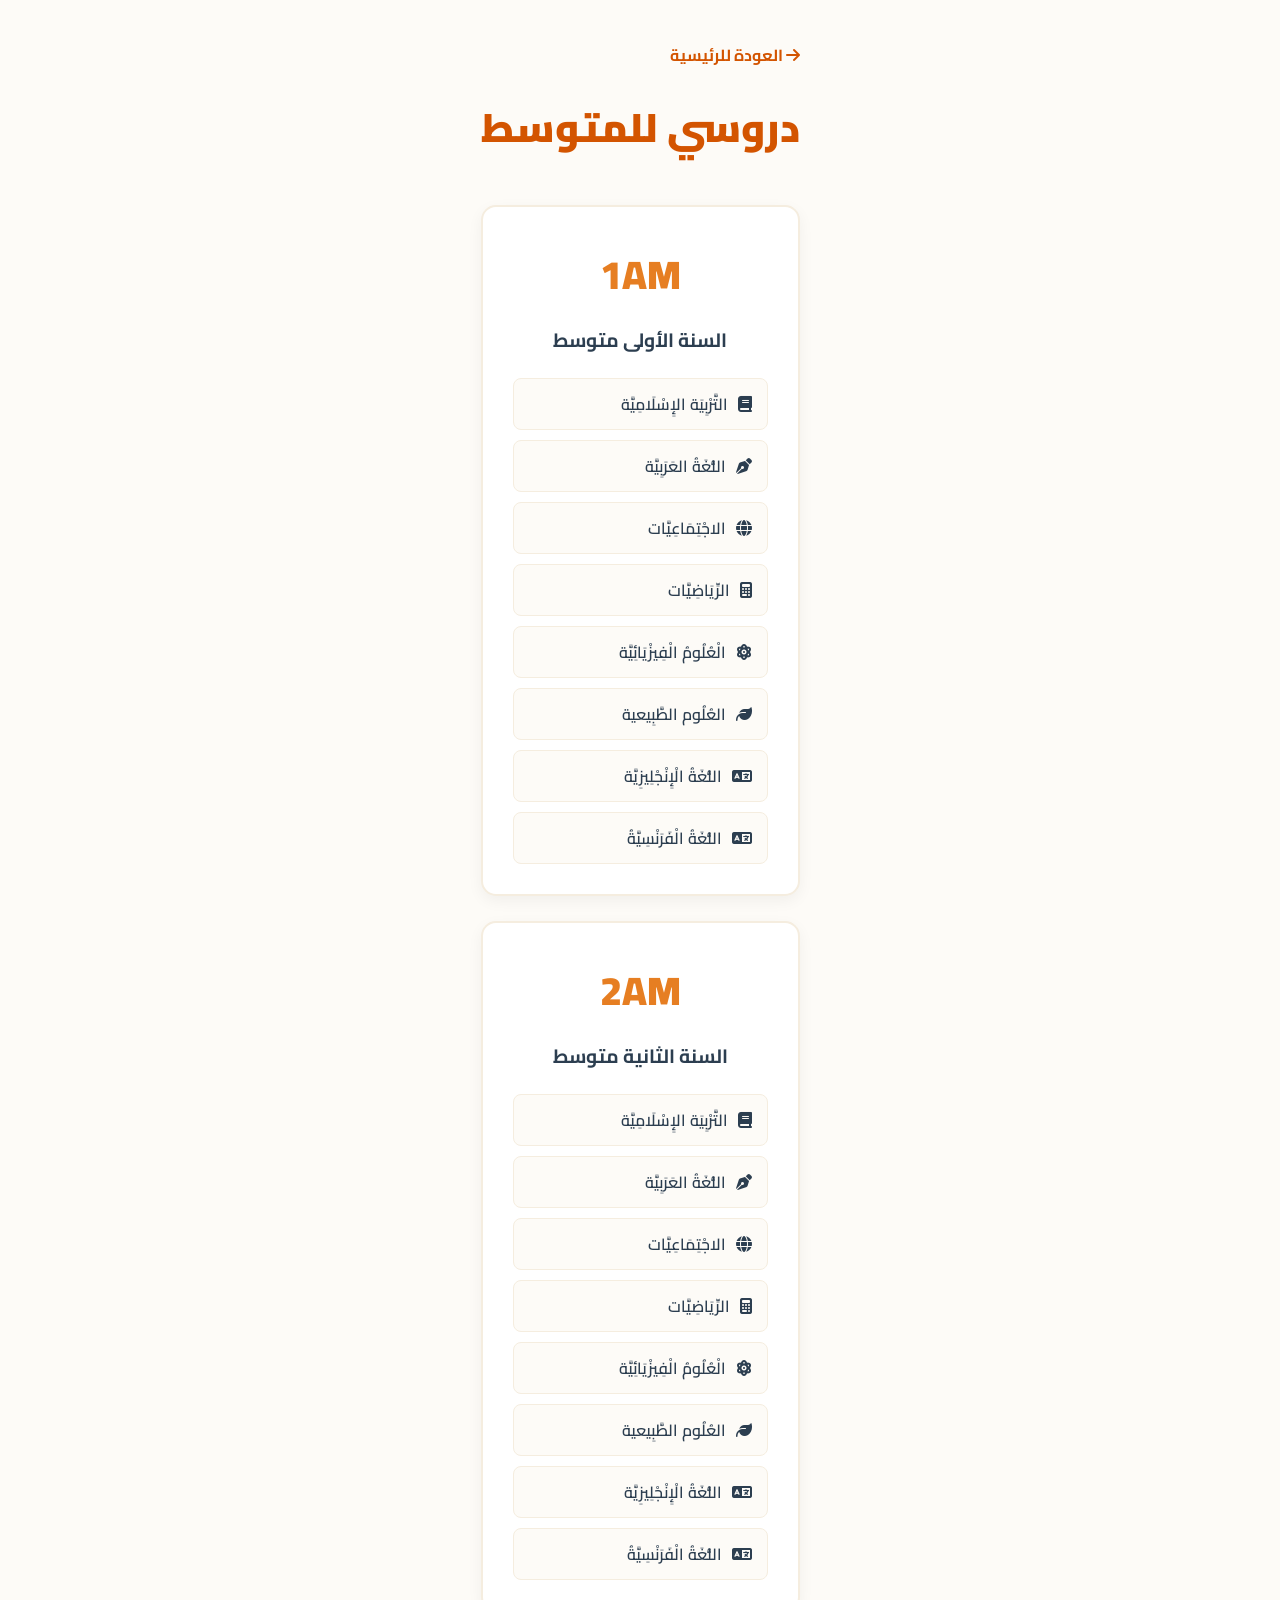
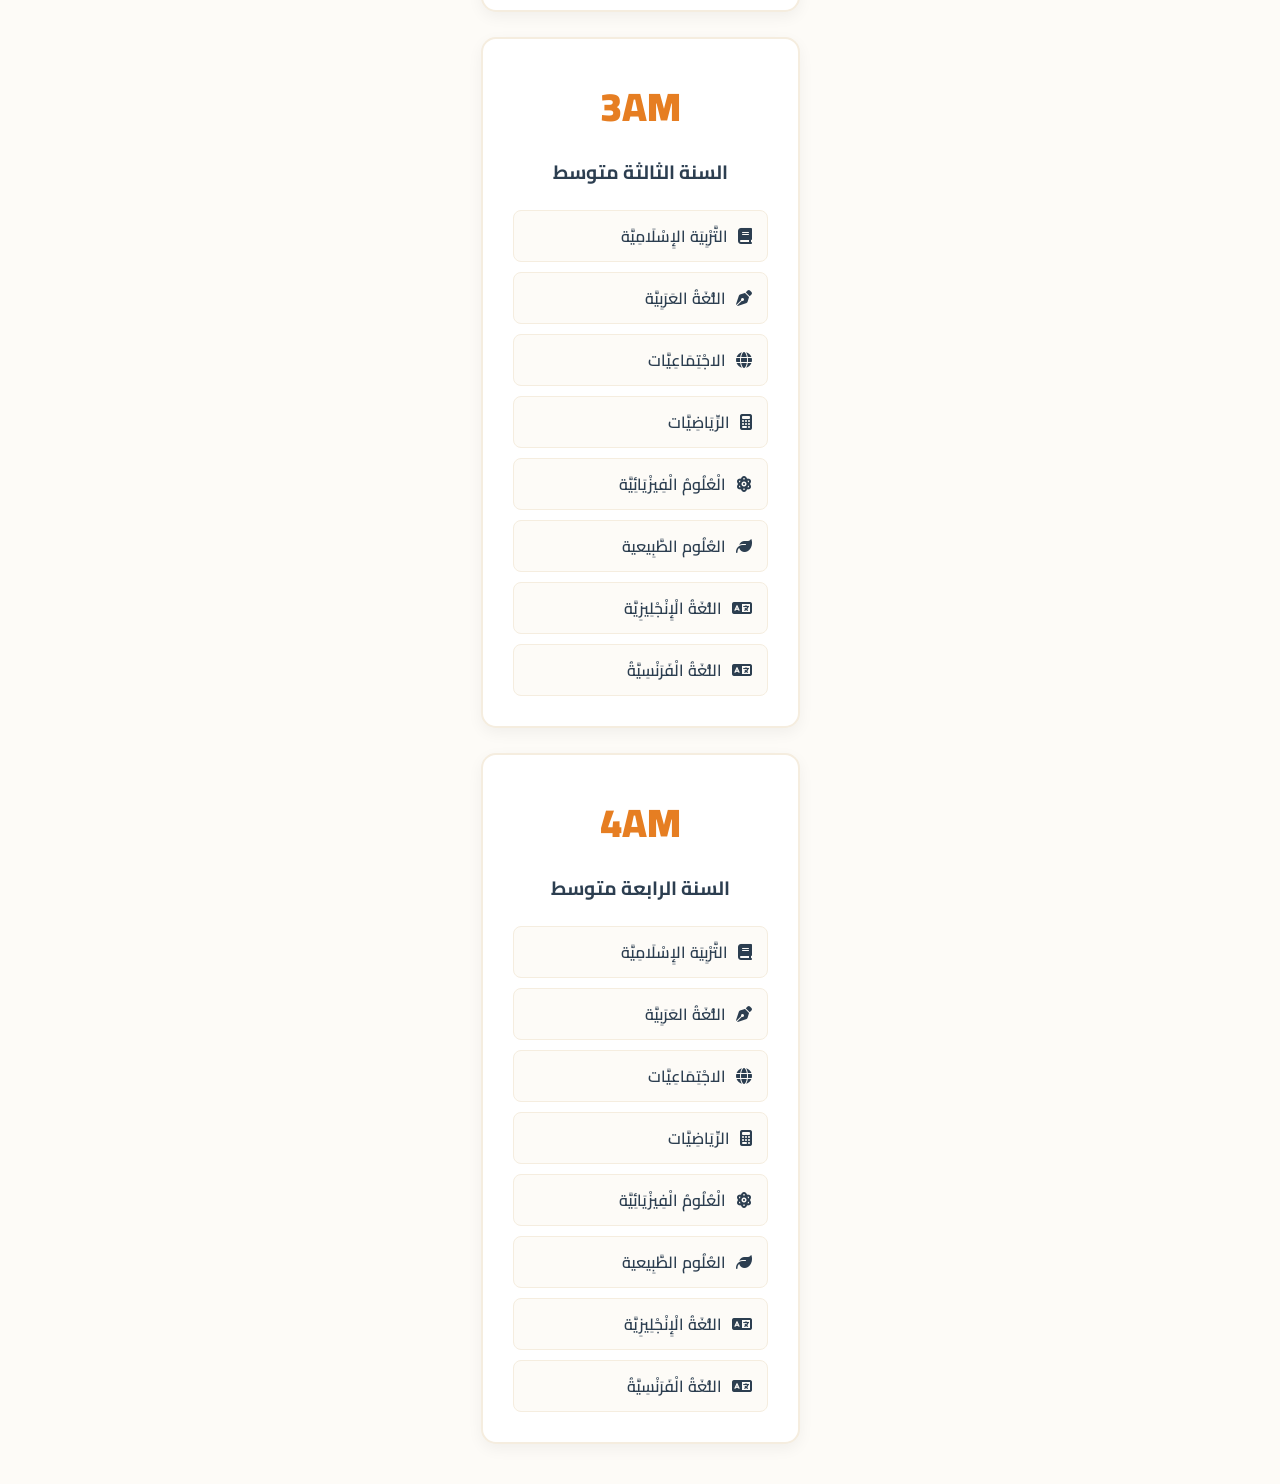
<file: middle-school.html>
<!DOCTYPE html>
<html lang="ar" dir="rtl">
<head>
    <meta charset="UTF-8">
    <meta name="viewport" content="width=device-width, initial-scale=1.0">
    <title>دروسي للمتوسط - مدارس جودة التعليم</title>
    <link href="https://fonts.googleapis.com/css2?family=Cairo:wght@400;600;700;900&display=swap" rel="stylesheet">
    <link rel="stylesheet" href="https://cdnjs.cloudflare.com/ajax/libs/font-awesome/6.4.0/css/all.min.css">
    <link rel="stylesheet" href="../css/style.css">
    <style>
        .container { max-width: 1200px; margin: 40px auto; padding: 0 20px; }
        .page-header { text-align: center; margin-bottom: 40px; }
        .page-header h1 { color: #d35400; font-size: 2.5rem; font-weight: 900; }
        .years-grid { display: grid; grid-template-columns: repeat(auto-fit, minmax(260px, 1fr)); gap: 25px; }
        .year-card { background: #fff; border: 2px solid #f5eddf; border-radius: 15px; padding: 30px; text-align: center; box-shadow: 0 5px 15px rgba(0,0,0,0.05); transition: 0.3s; }
        .year-card:hover { transform: translateY(-5px); border-color: #e67e22; }
        .year-number { font-size: 2.5rem; font-weight: 900; color: #e67e22; margin-bottom: 10px; }
        .year-name { font-size: 1.2rem; font-weight: 700; margin-bottom: 20px; color: #2c3e50; }
        .subjects-list { display: flex; flex-direction: column; gap: 10px; text-align: right; }
        .subject-link { display: flex; align-items: center; gap: 10px; padding: 10px 15px; background: #fdfbf7; border-radius: 8px; text-decoration: none; color: #2c3e50; font-weight: 600; border: 1px solid #f5eddf; transition: 0.2s; }
        .subject-link:hover { background: #e67e22; color: #fff; }
        .back-btn { display: inline-block; margin-bottom: 20px; color: #d35400; text-decoration: none; font-weight: 700; }
    </style>
</head>
<body>
    <div class="container">
        <a href="../index.html" class="back-btn"><i class="fas fa-arrow-right"></i> العودة للرئيسية</a>
        <div class="page-header">
            <h1>دروسي للمتوسط</h1>
        </div>

        <div class="years-grid">
            <!-- 1AM -->
            <div class="year-card">
                <div class="year-number">1AM</div>
                <div class="year-name">السنة الأولى متوسط</div>
                <div class="subjects-list">
                    <a href="https://drive.google.com/drive/folders/1mU8cLyeHPlab7QdUIroxLJHb7YX1XtJO" target="_blank" class="subject-link"><i class="fas fa-book"></i> التَّرْبِيَة الإِسْلَامِيَّة</a>
                    <a href="https://drive.google.com/drive/folders/1La7tVoDO9ZN6IDCJYjcu5DBUtiPyCtaj" target="_blank" class="subject-link"><i class="fas fa-pen-nib"></i> اللُّغَةُ العَرَبِيَّة</a>
                    <a href="https://drive.google.com/drive/folders/1nMvrz7r1R6BcUcjhQQVVe4QlYDlrvtR9" target="_blank" class="subject-link"><i class="fas fa-globe"></i> الاجْتِمَاعِيَّات</a>
                    <a href="https://drive.google.com/drive/folders/18vofmXqq_-D3tlKvaOfT5kUqkxv3uiIF" target="_blank" class="subject-link"><i class="fas fa-calculator"></i> الرِّيَاضِيَّات</a>
                    <a href="https://drive.google.com/drive/folders/15elafQ4XIHuhPVnhepenHG4CYKTKhLAF" target="_blank" class="subject-link"><i class="fas fa-atom"></i> الْعُلُومُ الْفِيزْيَائِيَّة</a>
                    <a href="https://drive.google.com/drive/folders/1hfkeu4F1veAvgP_HaRdk4f6GHjgGXQNR" target="_blank" class="subject-link"><i class="fas fa-leaf"></i> العُلُوم الطَّبِيعية</a>
                    <a href="https://drive.google.com/drive/folders/1_q4g-myCjBvnGwhdOIS1l0lSvzSAg48E" target="_blank" class="subject-link"><i class="fas fa-language"></i> اللُّغَةُ الْإِنْجْلِيزِيَّة</a>
                    <a href="https://drive.google.com/drive/folders/1B1y-FxPDh5cuP4kIvqwgUBoWLzHa-gvo" target="_blank" class="subject-link"><i class="fas fa-language"></i> اللُّغَةُ الْفَرَنْسِيَّةُ</a>
                </div>
            </div>

            <!-- 2AM -->
            <div class="year-card">
                <div class="year-number">2AM</div>
                <div class="year-name">السنة الثانية متوسط</div>
                <div class="subjects-list">
                    <a href="https://drive.google.com/drive/folders/11TKFjyUzzGmC-wZ7R-gp4fKOEZUKBLo6" target="_blank" class="subject-link"><i class="fas fa-book"></i> التَّرْبِيَة الإِسْلَامِيَّة</a>
                    <a href="https://drive.google.com/drive/folders/1CiyMdJJC-m-J6Y82n2-PikVhl5tQpsH8" target="_blank" class="subject-link"><i class="fas fa-pen-nib"></i> اللُّغَةُ العَرَبِيَّة</a>
                    <a href="https://drive.google.com/drive/folders/100PP3LO52rYdmBgLVlqdYGoAzNOOKquT" target="_blank" class="subject-link"><i class="fas fa-globe"></i> الاجْتِمَاعِيَّات</a>
                    <a href="https://drive.google.com/drive/folders/15NoHbpUfB-tLXMfAeyUaU32tSctuykG-" target="_blank" class="subject-link"><i class="fas fa-calculator"></i> الرِّيَاضِيَّات</a>
                    <a href="https://drive.google.com/drive/folders/1Lt8vkWcZS_SWlfF5eJd_DAcryODosIKL" target="_blank" class="subject-link"><i class="fas fa-atom"></i> الْعُلُومُ الْفِيزْيَائِيَّة</a>
                    <a href="https://drive.google.com/drive/folders/1qmmfk4UmkDagc5Q8PrMhUcBohtW2Zzhk" target="_blank" class="subject-link"><i class="fas fa-leaf"></i> العُلُوم الطَّبِيعية</a>
                    <a href="https://drive.google.com/drive/folders/1uxLoPB9KODN2_HQn5x6ihSmMAKNKBcH7" target="_blank" class="subject-link"><i class="fas fa-language"></i> اللُّغَةُ الْإِنْجْلِيزِيَّة</a>
                    <a href="https://drive.google.com/drive/folders/1rLN5VuqM7da3ikJ6LCpD1S0e7k7PolYL" target="_blank" class="subject-link"><i class="fas fa-language"></i> اللُّغَةُ الْفَرَنْسِيَّةُ</a>
                </div>
            </div>

            <!-- 3AM -->
            <div class="year-card">
                <div class="year-number">3AM</div>
                <div class="year-name">السنة الثالثة متوسط</div>
                <div class="subjects-list">
                    <a href="https://drive.google.com/drive/folders/14DX-GcUzPyDHUUoEctRdr63tkvAX9PsT" target="_blank" class="subject-link"><i class="fas fa-book"></i> التَّرْبِيَة الإِسْلَامِيَّة</a>
                    <a href="https://drive.google.com/drive/folders/1Px5O-ogUu8ZC3EzlkB3gKB89ljmLMkhQ" target="_blank" class="subject-link"><i class="fas fa-pen-nib"></i> اللُّغَةُ العَرَبِيَّة</a>
                    <a href="https://drive.google.com/drive/folders/1UJVBmFzqGKeLVGkifF8miylXzUH-u1gK" target="_blank" class="subject-link"><i class="fas fa-globe"></i> الاجْتِمَاعِيَّات</a>
                    <a href="https://drive.google.com/drive/folders/1NCGEyadrR7zqAKea_Phrxxvmth8ZKyUx" target="_blank" class="subject-link"><i class="fas fa-calculator"></i> الرِّيَاضِيَّات</a>
                    <a href="https://drive.google.com/drive/folders/1JT7hLvzQnX0NbprYNnAUf3SagFcqspU5" target="_blank" class="subject-link"><i class="fas fa-atom"></i> الْعُلُومُ الْفِيزْيَائِيَّة</a>
                    <a href="https://drive.google.com/drive/folders/1HyMvYkj_9539Od0KsTPL8kTZyjeY6Y4W" target="_blank" class="subject-link"><i class="fas fa-leaf"></i> العُلُوم الطَّبِيعية</a>
                    <a href="https://drive.google.com/drive/folders/1wqch6CYAa83RVA0_9qeyC0S2Pr58VJys" target="_blank" class="subject-link"><i class="fas fa-language"></i> اللُّغَةُ الْإِنْجْلِيزِيَّة</a>
                    <a href="https://drive.google.com/drive/folders/1gjhndlYH2cBdubfcgltYfZG1Endw_RL0" target="_blank" class="subject-link"><i class="fas fa-language"></i> اللُّغَةُ الْفَرَنْسِيَّةُ</a>
                </div>
            </div>

            <!-- 4AM -->
            <div class="year-card">
                <div class="year-number">4AM</div>
                <div class="year-name">السنة الرابعة متوسط</div>
                <div class="subjects-list">
                    <a href="https://drive.google.com/drive/folders/1TNat6DlNlWWPG-jA98EPV7oZrMywkVsX" target="_blank" class="subject-link"><i class="fas fa-book"></i> التَّرْبِيَة الإِسْلَامِيَّة</a>
                    <a href="https://drive.google.com/drive/folders/1HoKCGCagqCpQpNJzVG5cq_7TvJvuaz7n" target="_blank" class="subject-link"><i class="fas fa-pen-nib"></i> اللُّغَةُ العَرَبِيَّة</a>
                    <a href="https://drive.google.com/drive/folders/1PPISddYAid6_iwcIWHEEH_9ip35qZ9c8" target="_blank" class="subject-link"><i class="fas fa-globe"></i> الاجْتِمَاعِيَّات</a>
                    <a href="https://drive.google.com/drive/folders/1jDInnZXf5r6oPvM7h15lufNJ5wNtUIWN" target="_blank" class="subject-link"><i class="fas fa-calculator"></i> الرِّيَاضِيَّات</a>
                    <a href="https://drive.google.com/drive/folders/1jrJ1iAieF0JX3Bnqt04PhLSz8E3XnCG_" target="_blank" class="subject-link"><i class="fas fa-atom"></i> الْعُلُومُ الْفِيزْيَائِيَّة</a>
                    <a href="https://drive.google.com/drive/folders/1xUoFdPLzxiU6SWSap9JmVx34Vcn06f8t" target="_blank" class="subject-link"><i class="fas fa-leaf"></i> العُلُوم الطَّبِيعية</a>
                    <a href="https://drive.google.com/drive/folders/1HL6vZyqyxmk-G_hVqzy636LyT0diyH-8" target="_blank" class="subject-link"><i class="fas fa-language"></i> اللُّغَةُ الْإِنْجْلِيزِيَّة</a>
                    <a href="https://drive.google.com/drive/folders/1ptc2skKNfLu6nBRZdigU_FJ4E15BIb-s" target="_blank" class="subject-link"><i class="fas fa-language"></i> اللُّغَةُ الْفَرَنْسِيَّةُ</a>
                </div>
            </div>
        </div>
    </div>
</body>
</html>
</file>
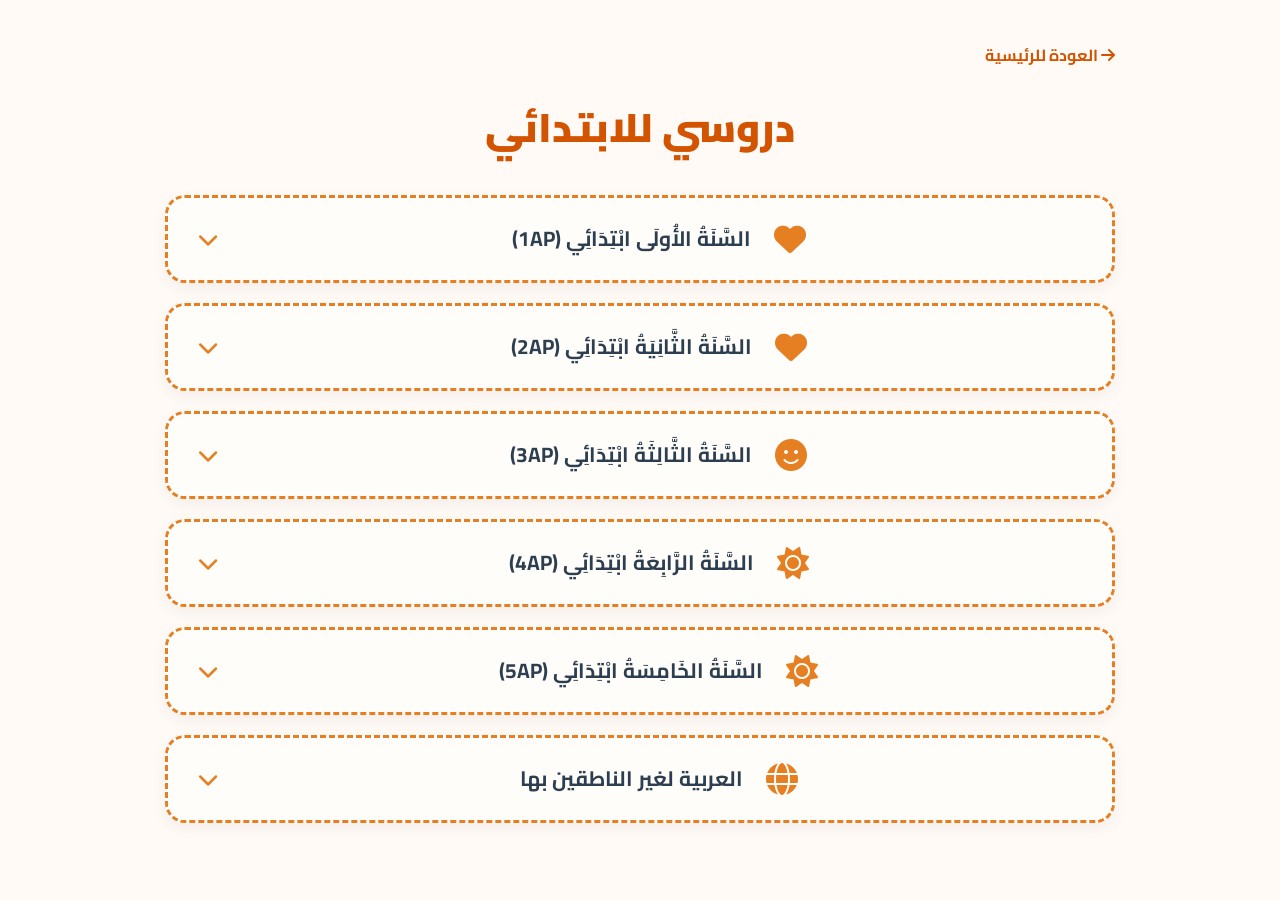
<file: primary-school.html>
<!DOCTYPE html>
<html lang="ar" dir="rtl">
<head>
    <meta charset="UTF-8">
    <meta name="viewport" content="width=device-width, initial-scale=1.0">
    <title>دروسي للابتدائي - BBC School</title>
    <link href="https://fonts.googleapis.com/css2?family=Cairo:wght@400;600;700;900&display=swap" rel="stylesheet">
    <link rel="stylesheet" href="https://cdnjs.cloudflare.com/ajax/libs/font-awesome/6.4.0/css/all.min.css">
    <link rel="stylesheet" href="../css/style.css">
    <style>
        body {
            font-family: 'Cairo', sans-serif;
            background-color: #fffaf5;
            color: #2c3e50;
            margin: 0;
            padding: 0;
        }
        .container { width: min(950px, calc(100% - 32px)); margin: 40px auto; padding: 0; text-align: center; box-sizing: border-box; }
        .container * { box-sizing: border-box; }
        @media (max-width: 600px) { .container { width: calc(100% - 24px); margin: 24px auto; } .page-header h1 { font-size: 2rem; } .year-header { padding: 20px 16px; font-size: 1.05rem; gap: 12px; } .year-header > div { display: flex; align-items: center; gap: 8px; } .year-header i.main-icon { font-size: 1.6rem; margin-left: 4px; flex-shrink: 0; } .subjects-list { padding-left: 14px; padding-right: 14px; } .year-section.active .subjects-list { padding: 14px; } .subject-header { padding: 13px 14px; font-size: 1rem; } .lessons-list { padding-left: 10px; padding-right: 10px; } .subject-item.active .lessons-list { padding: 10px; } .lesson-item a { gap: 10px; font-size: .9rem; } }
        .year-section, .subject-item { box-sizing: border-box; }
        .page-header h1 { color: #d35400; font-size: 2.5rem; font-weight: 900; margin-bottom: 30px; }
        .back-btn { display: inline-block; margin-bottom: 20px; color: #d35400; text-decoration: none; font-weight: 700; float: right; transition: 0.3s; }
        .back-btn:hover { color: #e67e22; }
        
        /* تنسيق أقسام السنوات */
        .year-section {
            background: #fffdf9;
            border: 3px dashed #e67e22;
            border-radius: 20px;
            margin-bottom: 20px;
            box-shadow: 0 5px 15px rgba(0,0,0,0.05);
            overflow: hidden;
            text-align: right;
            transition: 0.3s;
        }
        .year-section:hover {
            border-color: #d35400;
            box-shadow: 0 8px 20px rgba(230, 126, 34, 0.15);
        }

        .year-header {
            padding: 25px 30px;
            font-size: 1.3rem;
            font-weight: 700;
            color: #2c3e50;
            cursor: pointer;
            display: flex;
            justify-content: space-between;
            align-items: center;
            user-select: none;
            background: #fffdf9;
            transition: background 0.2s;
            gap: 16px;
        }
        /* توسيط الأيقونة والنص عموديًا وأفقيًا داخل بطاقة السنة */
        .year-header > div {
            display: flex;
            align-items: center;
            justify-content: center;
            flex: 1;
            min-width: 0;
            text-align: center;
            gap: 8px;
            line-height: 1.5;
        }
        .year-header i.main-icon {
            display: inline-flex;
            align-items: center;
            justify-content: center;
            flex-shrink: 0;
            line-height: 1;
            margin-left: 8px;
        }
        .year-header .arrow-icon {
            flex-shrink: 0;
        }
        .year-header:hover {
            background: #fdfbf7;
            color: #d35400;
        }
        .year-header i.main-icon {
            font-size: 2rem;
            color: #e67e22;
            margin-left: 15px;
        }
        .year-header .arrow-icon {
            color: #e67e22;
            transition: transform 0.3s ease;
        }
        .year-section.active .arrow-icon {
            transform: rotate(180deg);
        }

        /* حاوية المواد */
        .subjects-list {
            max-height: 0;
            overflow: hidden;
            background: #fdfbf7;
            transition: max-height 0.4s ease-out, padding 0.4s ease-out;
            padding: 0 30px;
        }
        .year-section.active .subjects-list {
            max-height: 10000px;
            padding: 20px 30px;
            border-top: 2px dashed #f39c12;
        }

        /* تنسيق قائمة المواد كعناصر منسدلة داخل السنة */
        .subject-item {
            margin: 12px 0;
            border: 1px solid #fae5d3;
            border-radius: 12px;
            background: #ffffff;
            overflow: hidden;
        }
        
        .subject-header {
            padding: 14px 20px;
            font-size: 1.1rem;
            font-weight: 700;
            color: #2c3e50;
            cursor: pointer;
            display: flex;
            justify-content: space-between;
            align-items: center;
            background: #ffffff;
            transition: background 0.2s, color 0.2s;
        }
        .subject-header:hover {
            background: #fff3e0;
            color: #d35400;
        }
        .subject-header i {
            color: #e67e22;
            transition: transform 0.3s ease;
        }
        .subject-item.active .subject-header {
            background: #fff3e0;
            color: #d35400;
        }
        .subject-item.active .subject-header i {
            transform: rotate(180deg);
        }

        /* قائمة الدروس الفرعية تحت كل مادة */
        .lessons-list {
            max-height: 0;
            overflow: hidden;
            background: #fffaf5;
            transition: max-height 0.3s ease-out, padding 0.3s ease-out;
            padding: 0 20px;
        }
        .subject-item.active .lessons-list {
            max-height: 5000px;
            padding: 12px 20px;
            border-top: 1px dashed #f39c12;
        }

        .lesson-item {
            margin: 8px 0;
        }
        .lesson-item a {
            display: flex;
            align-items: center;
            justify-content: space-between;
            padding: 10px 15px;
            background: #ffffff;
            color: #34495e;
            text-decoration: none;
            border-radius: 8px;
            font-weight: 600;
            font-size: 0.95rem;
            border: 1px solid #fdebd0;
            transition: all 0.2s ease;
        }
        .lesson-item a:hover {
            background: #e67e22;
            color: #ffffff;
            transform: translateX(-5px);
            border-color: #e67e22;
        }
        .lesson-item a i {
            color: #e67e22;
        }
        .lesson-item a:hover i {
            color: #ffffff;
        }

        /* بطاقة المادة التي تحتوي على رابط مباشر واحد دون تفريع */
        .single-link-item a {
            display: flex;
            align-items: center;
            justify-content: space-between;
            padding: 14px 20px;
            background: #ffffff;
            color: #2c3e50;
            text-decoration: none;
            border-radius: 12px;
            font-weight: 700;
            font-size: 1.1rem;
            border: 1px solid #fae5d3;
            transition: all 0.2s ease;
        }
        .single-link-item a:hover {
            background: #e67e22;
            color: #ffffff;
            transform: translateX(-5px);
        }
        .single-link-item a i {
            color: #e67e22;
        }
        .single-link-item a:hover i {
            color: #ffffff;
        }
    </style>
</head>
<body>
    <div class="container">
        <a href="../index.html" class="back-btn"><i class="fas fa-arrow-right"></i> العودة للرئيسية</a>
        <div style="clear: both;"></div>
        <div class="page-header">
            <h1>دروسي للابتدائي</h1>
        </div>

        <!-- السَّنَةُ الأُولَى ابْتِدَائِي -->
        <div class="year-section">
            <div class="year-header" onclick="toggleYear(this)">
                <div>
                    <i class="fas fa-heart main-icon"></i> السَّنَةُ الأُولَى ابْتِدَائِي (1AP)
                </div>
                <i class="fas fa-chevron-down arrow-icon"></i>
            </div>
            <div class="subjects-list">
                <!-- التربية الإسلامية -->
                <div class="subject-item">
                    <div class="subject-header" onclick="toggleSubject(event, this)"><span>التَّرْبِيَة الإِسْلَامِيَّة</span><i class="fas fa-chevron-down"></i></div>
                    <div class="lessons-list">
                        <div class="lesson-item"><a href="https://drive.google.com/file/d/1xvuA6VB69YxrsvynBgUgaLu1PG9x3rrk/view?usp=drivesdk" target="_blank"><span> سورة الفاتحة</span><i class="fas fa-file-pdf"></i></a></div>
                        <div class="lesson-item"><a href="https://codeqrcours-blip.github.io/fatiha/" target="_blank"><span>تعلم قراءة سورة الفاتحة</span><i class="fas fa-play-circle"></i></a></div>
                        <div class="lesson-item"><a href="https://drive.google.com/file/d/1y8quEsTk0bVNJPgO1ut7-pZrFl4YdFC8/view?usp=drive_link" target="_blank"><span>الاستئذان</span><i class="fas fa-book-open"></i></a></div>
                        <div class="lesson-item"><a href="#" target="_blank"><span>الدرس الثالث</span><i class="fas fa-book-open"></i></a></div>
                        <div class="lesson-item"><a href="#" target="_blank"><span>الدرس الرابع</span><i class="fas fa-book-open"></i></a></div>
                    </div>
                </div>
                <!-- الرياضيات -->
                <div class="subject-item">
                    <div class="subject-header" onclick="toggleSubject(event, this)"><span>الرِّيَاضِيَّات</span><i class="fas fa-chevron-down"></i></div>
                    <div class="lessons-list">
                        <div class="lesson-item"><a href="https://codeqrcours-blip.github.io/math/" target="_blank"><span>الأعداد من 1 إلى 5</span><i class="fas fa-laptop-code"></i></a></div>
                        <div class="lesson-item"><a href="https://qealessons-lgtm.github.io/Zero/" target="_blank"><span>صفر</span><i class="fas fa-book-open"></i></a></div>
                        <div class="lesson-item"><a href="https://qealessons-lgtm.github.io/petitequantit-/" target="_blank"><span>عد كميات صغيرة</span><i class="fas fa-book-open"></i></a></div>
                        <div class="lesson-item"><a href="#" target="_blank"><span>الدرس الرابع</span><i class="fas fa-book-open"></i></a></div>
                    </div>
                </div>
                <!-- اللغة العربية -->
                <div class="subject-item">
                    <div class="subject-header" onclick="toggleSubject(event, this)"><span>اللُّغَة العَرَبِيَّة</span><i class="fas fa-chevron-down"></i></div>
                    <div class="lessons-list">
                        <div class="lesson-item"><a href="https://drive.google.com/file/d/1y8quEsTk0bVNJPgO1ut7-pZrFl4YdFC8/view?usp=drive_link" target="_blank"><span>أحمد في المدرسة</span><i class="fas fa-book-open"></i></a></div>
                        <div class="lesson-item"><a href="#" target="_blank"><span>الدرس الرابع</span><i class="fas fa-book-open"></i></a></div>
                   </div>
                </div>
              </div>
        </div>

        <!-- السَّنَةُ الثَّانِيَةُ ابْتِدَائِي -->
        <div class="year-section">
            <div class="year-header" onclick="toggleYear(this)">
                <div>
                    <i class="fas fa-heart main-icon"></i> السَّنَةُ الثَّانِيَةُ ابْتِدَائِي (2AP)
                </div>
                <i class="fas fa-chevron-down arrow-icon"></i>
            </div>
            <div class="subjects-list">
                <!-- التربية الإسلامية -->
                <div class="subject-item">
                    <div class="subject-header" onclick="toggleSubject(event, this)"><span>التَّرْبِيَة الإِسْلَامِيَّة</span><i class="fas fa-chevron-down"></i></div>
                    <div class="lessons-list">
                        <div class="lesson-item"><a href="https://drive.google.com/file/d/1WJkIuR6FIx5-jyXdLA8M6_47aefVyi13/view?usp=drivesdk" target="_blank"><span>سورة المسد </span><i class="fas fa-file-pdf"></i></a></div>
                        <div class="lesson-item"><a href="https://elmassed.kimi.page/" target="_blank"><span>قراءة سورة المسد</span><i class="fas fa-play-circle"></i></a></div>
                        <div class="lesson-item"><a href="https://drive.google.com/file/d/1xlR8le_VXlGjwj53iackc18upk-5TxCU/view?usp=drive_link" target="_blank"><span>الْإِسْلَامُ يَحُثُّ عَلَى الْعِلْمِ</span><i class="fas fa-book-open"></i></a></div>
                        <div class="lesson-item"><a href="https://drive.google.com/file/d/1Hk6Fyeu5sX4Utuighq6vv0dniXJoGu7X/view?usp=drive_link" target="_blank"><span>فضل العلم </span><i class="fas fa-book-open"></i></a></div>
                        <div class="lesson-item"><a href="https://drive.google.com/file/d/1idVe6NSMreOZm8JUSfrIAE1sNCEbobHJ/view?usp=drive_link" target="_blank"><span>زيارة الأقارب</span><i class="fas fa-book-open"></i></a></div>
                    </div>
                </div>
                <!-- الرياضيات -->
                <div class="subject-item">
                    <div class="subject-header" onclick="toggleSubject(event, this)"><span>الرِّيَاضِيَّات</span><i class="fas fa-chevron-down"></i></div>
                    <div class="lessons-list">
                        <div class="lesson-item"><a href="https://qealessons-lgtm.github.io/nmbre/" target="_blank"><span>مقارنة الأعداد من 0 إلى 29</span><i class="fas fa-book-open"></i></a></div>
                        <div class="lesson-item"><a href="https://qealessons-lgtm.github.io/plusmoins/" target="_blank"><span>الجمع والطرح</span><i class="fas fa-book-open"></i></a></div>
                        <div class="lesson-item"><a href="https://qealessons-lgtm.github.io/Harf1/" target="_blank"><span>أَرْسُمُ عَلَى الْمَرْصُوفَةِ</span><i class="fas fa-book-open"></i></a></div>
                        <div class="lesson-item"><a href="#" target="_blank"><span>الدرس الرابع</span><i class="fas fa-book-open"></i></a></div>
                    </div>
                </div>
                <!-- اللغة العربية -->
                <div class="subject-item">
                    <div class="subject-header" onclick="toggleSubject(event, this)"><span>اللُّغَة العَرَبِيَّة</span><i class="fas fa-chevron-down"></i></div>
                    <div class="lessons-list">
                        <div class="lesson-item"><a href="" target="_blank"><span>أحمد في المدرسة</span><i class="fas fa-book-open"></i></a></div>
                        <div class="lesson-item"><a href="https://qealessons-lgtm.github.io/setz/" target="_blank"><span>حرفي ز و س</span><i class="fas fa-book-open"></i></a></div>
                   </div>
                </div>
            </div>
        </div>
        
                <!-- السَّنَةُ الثَّالِثَةُ ابْتِدَائِي -->
        <div class="year-section">
            <div class="year-header" onclick="toggleYear(this)">
                <div>
                    <i class="fas fa-smile main-icon"></i> السَّنَةُ الثَّالِثَةُ ابْتِدَائِي (3AP)
                </div>
                <i class="fas fa-chevron-down arrow-icon"></i>
            </div>
            <div class="subjects-list">
                
                <!-- التاريخ -->
                <div class="subject-item">
                    <div class="subject-header" onclick="toggleSubject(event, this)"><span>التَّارِيخ</span><i class="fas fa-chevron-down"></i></div>
                    <div class="lessons-list">
                        <div class="lesson-item"><a href="https://drive.google.com/file/d/1VjcHyt44Y9YikVrTxfE5HIcd0_jcXSCj/view?usp=drivesdk" target="_blank"><span>الدرس الأول</span><i class="fas fa-file-pdf"></i></a></div>
                        <div class="lesson-item"><a href="https://drive.google.com/file/d/1zOqH7CXcsaNd_0b9H_4hBOsF1-ult8Qv/view?usp=drive_open" target="_blank"><span>الدرس الثاني</span><i class="fas fa-book-open"></i></a></div>
                        <div class="lesson-item"><a href="https://drive.google.com/file/d/1Hl1nCi9bwxR9NCIdFhuWXt-1ASH7etLS/view?usp=drive_link" target="_blank"><span>الدرس الثالث</span><i class="fas fa-book-open"></i></a></div>
                        <div class="lesson-item"><a href="#" target="_blank"><span>الدرس الرابع</span><i class="fas fa-book-open"></i></a></div>
                    </div>
                </div>
                <!-- التربية الإسلامية -->
                <div class="subject-item">
                    <div class="subject-header" onclick="toggleSubject(event, this)"><span>التَّرْبِيَة الإِسْلَامِيَّة</span><i class="fas fa-chevron-down"></i></div>
                    <div class="lessons-list">
                        <div class="lesson-item"><a href="https://drive.google.com/file/d/14vuXL6El9_W-kzcrHJOLMatRY-4ONGb8/view?usp=drivesdk" target="_blank"><span>الدرس الأول</span><i class="fas fa-file-pdf"></i></a></div>
                        <div class="lesson-item"><a href="https://drive.google.com/file/d/1LCXg8aCKS8qIGOuHWvk99SqWsyC5buS1/view?usp=drive_link" target="_blank"><span>الدرس الثاني</span><i class="fas fa-book-open"></i></a></div>
                        <div class="lesson-item"><a href="https://drive.google.com/file/d/1-jXQmFWngQ48hPgIecpMzjndbtf5clCR/view?usp=drive_link" target="_blank"><span>الدرس الثالث</span><i class="fas fa-book-open"></i></a></div>
                        <div class="lesson-item"><a href="#" target="_blank"><span>الدرس الرابع</span><i class="fas fa-book-open"></i></a></div>
                    </div>
                </div>
                <!-- التربية العلمية -->
                <div class="subject-item">
                    <div class="subject-header" onclick="toggleSubject(event, this)"><span>التَّرْبِيَة العِلْمِيَّة</span><i class="fas fa-chevron-down"></i></div>
                    <div class="lessons-list">
                        <div class="lesson-item"><a href="https://drive.google.com/file/d/1iXuhP0wvDSkV27YTHeA1AJjXuierd3j9/view?usp=drivesdk" target="_blank"><span>الدرس الأول</span><i class="fas fa-file-pdf"></i></a></div>
                        <div class="lesson-item"><a href="https://drive.google.com/file/d/1Ey5TVCBnEBSC2Pz_hglxmV9AZpho810y/view?usp=drive_link" target="_blank"><span>الدرس الثاني</span><i class="fas fa-book-open"></i></a></div>
                        <div class="lesson-item"><a href="https://drive.google.com/file/d/1u17yF9ZJ70P5aqhQv3NjXTFrG9roqThz/view?usp=drive_link" target="_blank"><span>الدرس الثالث</span><i class="fas fa-book-open"></i></a></div>
                        <div class="lesson-item"><a href="#" target="_blank"><span>الدرس الرابع</span><i class="fas fa-book-open"></i></a></div>
                    </div>
                </div>
                <!-- اللغة العربية -->
                <div class="subject-item">
                    <div class="subject-header" onclick="toggleSubject(event, this)"><span>اللُّغَةُ العَرَبِيَّة</span><i class="fas fa-chevron-down"></i></div>
                    <div class="lessons-list">
                        <div class="lesson-item"><a href="https://drive.google.com/file/d/14JayZE4gd-4j6TBKIrl9XO4yislQ8BYo/view?usp=drivesdk" target="_blank"><span>الدرس الأول</span><i class="fas fa-file-pdf"></i></a></div>
                        <div class="lesson-item"><a href="https://drive.google.com/file/d/1c89qpH3vJJRXT3XhZF7tIDM-joNF2rnR/view?usp=drive_link" target="_blank"><span>الدرس الثاني</span><i class="fas fa-book-open"></i></a></div>
                        <div class="lesson-item"><a href="https://drive.google.com/file/d/1jvAyyJmSNuezg0e9td4FDx1gpSMj8wzq/view?usp=drive_link" target="_blank"><span>الدرس الثالث</span><i class="fas fa-book-open"></i></a></div>
                        <div class="lesson-item"><a href="https://drive.google.com/file/d/1h7RcpaVX2hHXg7Ez7q4Cdjy4fs-QM5So/view?usp=drive_link" target="_blank"><span>الدرس الرابع</span><i class="fas fa-book-open"></i></a></div>
                    </div>
                </div>
                <!-- الوظائف المنزلية -->
                <div class="subject-item single-link-item">
                    <a href="https://drive.google.com/drive/folders/1J5jqf8PqMOImvCFGVx6ojJuKVJA64wOZ" target="_blank"><span>الوَظَائِف المَنْزِلِيَّة</span><i class="fas fa-folder-open"></i></a>
                </div>
             </div>
            </div>

        <!-- السَّنَةُ الرَّابِعَةُ ابْتِدَائِي -->
        <div class="year-section">
            <div class="year-header" onclick="toggleYear(this)">
                <div>
                    <i class="fas fa-sun main-icon"></i> السَّنَةُ الرَّابِعَةُ ابْتِدَائِي (4AP)
                </div>
                <i class="fas fa-chevron-down arrow-icon"></i>
            </div>
            <div class="subjects-list">
              
                <!-- التاريخ -->
                <div class="subject-item">
                    <div class="subject-header" onclick="toggleSubject(event, this)"><span>التَّارِيخ</span><i class="fas fa-chevron-down"></i></div>
                    <div class="lessons-list">
                        <div class="lesson-item"><a href="https://drive.google.com/file/d/1-T6ZrpgzizTDZQkyzQ5sBteOl-63V6Oa/view?usp=drive_link" target="_blank"><span>الدرس الأول</span><i class="fas fa-book-open"></i></a></div>
                        <div class="lesson-item"><a href="#" target="_blank"><span>الدرس الثاني</span><i class="fas fa-book-open"></i></a></div>
                        <div class="lesson-item"><a href="https://drive.google.com/file/d/1fjb2sCjKoCZfcyVVjgT1pWa3Cvb7om59/view?usp=drive_link" target="_blank"><span>التاريخ المعلمي الوطني والعالمي </span><i class="fas fa-book-open"></i></a></div>
                        <div class="lesson-item"><a href="#" target="_blank"><span>الدرس الرابع</span><i class="fas fa-book-open"></i></a></div>
                    </div>
                </div>
                <!-- التربية الإسلامية -->
                <div class="subject-item">
                    <div class="subject-header" onclick="toggleSubject(event, this)"><span>التَّرْبِيَة الإِسْلَامِيَّة</span><i class="fas fa-chevron-down"></i></div>
                    <div class="lessons-list">
                        <div class="lesson-item"><a href="https://drive.google.com/file/d/18aWX0y9oDAXdFFxE-tPZv2dPW6bDK3eo/view?usp=drive_link" target="_blank"><span>الدرس الأول</span><i class="fas fa-file-pdf"></i></a></div>
                        <div class="lesson-item"><a href="#" target="_blank"><span>الدرس الثاني</span><i class="fas fa-book-open"></i></a></div>
                        <div class="lesson-item"><a href="https://drive.google.com/file/d/1oCgaFhPFD4-2bLC8xYFcDkTbm_f4ul_c/view?usp=drive_link" target="_blank"><span>الزكاة</span><i class="fas fa-book-open"></i></a></div>
                        <div class="lesson-item"><a href="#" target="_blank"><span>الدرس الرابع</span><i class="fas fa-book-open"></i></a></div>
                    </div>
                </div>
                <!-- التربية العلمية -->
                <div class="subject-item">
                    <div class="subject-header" onclick="toggleSubject(event, this)"><span>التَّرْبِيَة العِلْمِيَّة</span><i class="fas fa-chevron-down"></i></div>
                    <div class="lessons-list">
                        <div class="lesson-item"><a href="https://drive.google.com/file/d/1efxiyJ5Wdf1l1SYismsoW6zRlQbM6gq-/view?usp=drive_link" target="_blank"><span>الدرس الأول</span><i class="fas fa-file-pdf"></i></a></div>
                        <div class="lesson-item"><a href="#" target="_blank"><span>الدرس الثاني</span><i class="fas fa-book-open"></i></a></div>
                        <div class="lesson-item"><a href="#" target="_blank"><span>الدرس الثالث</span><i class="fas fa-book-open"></i></a></div>
                        <div class="lesson-item"><a href="#" target="_blank"><span>الدرس الرابع</span><i class="fas fa-book-open"></i></a></div>
                    </div>
                </div>
                <!-- التربية المدنية -->
                <div class="subject-item">
                    <div class="subject-header" onclick="toggleSubject(event, this)"><span>التَّرْبِيَة المَدَنِيَّة</span><i class="fas fa-chevron-down"></i></div>
                    <div class="lessons-list">
                        <div class="lesson-item"><a href="https://drive.google.com/file/d/1ZR3K-XIB6u4PDHcDnqSgIoGGK0q8SOYy/view?usp=drive_link" target="_blank"><span>الدرس الأول</span><i class="fas fa-book-open"></i></a></div>
                        <div class="lesson-item"><a href="#" target="_blank"><span>الدرس الثاني</span><i class="fas fa-book-open"></i></a></div>
                        <div class="lesson-item"><a href="#" target="_blank"><span>الدرس الثالث</span><i class="fas fa-book-open"></i></a></div>
                        <div class="lesson-item"><a href="#" target="_blank"><span>الدرس الرابع</span><i class="fas fa-book-open"></i></a></div>
                    </div>
                </div>
                <!-- الجغرافيا -->
                <div class="subject-item">
                    <div class="subject-header" onclick="toggleSubject(event, this)"><span>الجُغْرَافِيَا</span><i class="fas fa-chevron-down"></i></div>
                    <div class="lessons-list">
                        <div class="lesson-item"><a href="https://drive.google.com/file/d/1VSSpYCujAG5bwoZDyV4sgi4OqW3OYJKx/view?usp=drive_link" target="_blank"><span>الدرس الأول</span><i class="fas fa-file-pdf"></i></a></div>
                        <div class="lesson-item"><a href="#" target="_blank"><span>الدرس الثاني</span><i class="fas fa-book-open"></i></a></div>
                        <div class="lesson-item"><a href="#" target="_blank"><span>الدرس الثالث</span><i class="fas fa-book-open"></i></a></div>
                        <div class="lesson-item"><a href="#" target="_blank"><span>الدرس الرابع</span><i class="fas fa-book-open"></i></a></div>
                    </div>
                </div>
                <!-- الوظائف المنزلية -->
                <div class="subject-item single-link-item">
                    <a href="https://drive.google.com/drive/folders/1d0aNx_y586CBtqCGunLFQwmKWIaGW9SH" target="_blank"><span>الوَظَائِف المَنْزِلِيَّة</span><i class="fas fa-folder-open"></i></a>
                </div>
            </div>
        </div>

        <!-- السَّنَةُ الخَامِسَةُ ابْتِدَائِي -->
        <div class="year-section">
            <div class="year-header" onclick="toggleYear(this)">
                <div>
                    <i class="fas fa-sun main-icon"></i>  السَّنَةُ الخَامِسَةُ ابْتِدَائِي (5AP)
                </div>
                <i class="fas fa-chevron-down arrow-icon"></i>
            </div>
            <div class="subjects-list">
               
                <!-- التاريخ -->
                <div class="subject-item">
                    <div class="subject-header" onclick="toggleSubject(event, this)"><span>التَّارِيخ</span><i class="fas fa-chevron-down"></i></div>
                    <div class="lessons-list">
                        <div class="lesson-item"><a href="https://drive.google.com/file/d/1VLWwPkzH4uP5N2ofayMBKHSXnsFwNyb2/view?usp=drive_link" target="_blank"><span>الدرس الأول</span><i class="fas fa-book-open"></i></a></div>
                        <div class="lesson-item"><a href="#" target="_blank"><span>الدرس الثاني</span><i class="fas fa-book-open"></i></a></div>
                        <div class="lesson-item"><a href="#" target="_blank"><span>الدرس الثالث</span><i class="fas fa-book-open"></i></a></div>
                        <div class="lesson-item"><a href="#" target="_blank"><span>الدرس الرابع</span><i class="fas fa-book-open"></i></a></div>
                    </div>
                </div>
                <!-- التربية الإسلامية -->
                <div class="subject-item">
                    <div class="subject-header" onclick="toggleSubject(event, this)"><span>التَّرْبِيَة الإِسْلَامِيَّة</span><i class="fas fa-chevron-down"></i></div>
                    <div class="lessons-list">
                        <div class="lesson-item"><a href="https://drive.google.com/file/d/1Zi9Y9nyFdjTg538KBS2eyGATdUdaJeMP/view?usp=drive_link" target="_blank"><span>الدرس الأول</span><i class="fas fa-file-pdf"></i></a></div>
                        <div class="lesson-item"><a href="https://drive.google.com/file/d/1NQMrBjxT4vO4MOIhqSuiqpOdqLrfVw2R/view?usp=drive_link" target="_blank"><span>الدرس الثاني</span><i class="fas fa-book-open"></i></a></div>
                        <div class="lesson-item"><a href="#" target="_blank"><span>الدرس الثالث</span><i class="fas fa-book-open"></i></a></div>
                        <div class="lesson-item"><a href="#" target="_blank"><span>الدرس الرابع</span><i class="fas fa-book-open"></i></a></div>
                    </div>
                </div>
                <!-- التربية العلمية -->
                <div class="subject-item">
                    <div class="subject-header" onclick="toggleSubject(event, this)"><span>التَّرْبِيَة العِلْمِيَّة</span><i class="fas fa-chevron-down"></i></div>
                    <div class="lessons-list">
                        <div class="lesson-item"><a href="https://drive.google.com/file/d/1B5vHZVZot4CJohoil9eICA0FDS626c3J/view?usp=drive_link" target="_blank"><span>الدرس الأول</span><i class="fas fa-file-pdf"></i></a></div>
                        <div class="lesson-item"><a href="https://drive.google.com/file/d/1UpgykLmNjoMe0ctuq9A00dDObYyrv1mL/view?usp=drive_link" target="_blank"><span>فيديو عن الهوا والاحتراق</span><i class="fas fa-book-open"></i></a></div>
                        <div class="lesson-item"><a href="https://drive.google.com/file/d/1e0KzoZiZY-CeR7BIE6uCS1sHLhVnF3bm/view?usp=drive_link" target="_blank"><span>فيديو عن الغازات الاخرى</span><i class="fas fa-book-open"></i></a></div>
                        <div class="lesson-item"><a href="#" target="_blank"><span>الدرس الثاني</span><i class="fas fa-book-open"></i></a></div>
                    </div>
                </div>
                <!-- التربية المدنية -->
                <div class="subject-item">
                    <div class="subject-header" onclick="toggleSubject(event, this)"><span>التَّرْبِيَة المَدَنِيَّة</span><i class="fas fa-chevron-down"></i></div>
                    <div class="lessons-list">
                        <div class="lesson-item"><a href="https://drive.google.com/file/d/1vqYp1pb6tw7FXrdTynLt649YH6MR3ojq/view?usp=drive_link" target="_blank"><span>الدرس الأول</span><i class="fas fa-book-open"></i></a></div>
                        <div class="lesson-item"><a href="https://drive.google.com/file/d/1Z9vO3H4cp7hNWLVhUatT0FEdj4yqnTJ5/view?usp=drive_link" target="_blank"><span>فيديو عن المؤسسات العمومية</span><i class="fas fa-book-open"></i></a></div>
                        <div class="lesson-item"><a href="https://drive.google.com/file/d/1ns11S5M8yHTL-_YN8Ikwqol01ZZ83vAD/view?usp=drive_link" target="_blank"><span>الدرس الثاني</span><i class="fas fa-book-open"></i></a></div>
                        <div class="lesson-item"><a href="#" target="_blank"><span>الدرس الثالث</span><i class="fas fa-book-open"></i></a></div>
                    </div>
                </div>
                <!-- الجغرافيا -->
                <div class="subject-item">
                    <div class="subject-header" onclick="toggleSubject(event, this)"><span>الجُغْرَافِيَا</span><i class="fas fa-chevron-down"></i></div>
                    <div class="lessons-list">
                        <div class="lesson-item"><a href="https://drive.google.com/file/d/1GSDLC-hrCX136_Vc9p7nScv7c5Giltwz/view?usp=drive_link" target="_blank"><span>الدرس الأول</span><i class="fas fa-file-pdf"></i></a></div>
                        <div class="lesson-item"><a href="https://drive.google.com/file/d/1mc-kkhLWYzb72Nr1_6iQj6q7SNo68Z2p/view?usp=drive_link" target="_blank"><span>الدرس الثاني</span><i class="fas fa-book-open"></i></a></div>
                        <div class="lesson-item"><a href="#" target="_blank"><span>الدرس الثالث</span><i class="fas fa-book-open"></i></a></div>
                        <div class="lesson-item"><a href="#" target="_blank"><span>الدرس الرابع</span><i class="fas fa-book-open"></i></a></div>
                    </div>
                </div>
                <!-- الوظائف المنزلية -->
                <div class="subject-item single-link-item">
                    <a href="https://drive.google.com/drive/folders/1d0aNx_y586CBtqCGunLFQwmKWIaGW9SH" target="_blank"><span>الوَظَائِف المَنْزِلِيَّة</span><i class="fas fa-folder-open"></i></a>
                </div>
                
            </div>
        </div>


        <!-- العربية لغير الناطقين بها -->
        <div class="year-section">
            <div class="year-header" onclick="toggleYear(this)">
                <div>
                    <i class="fas fa-globe main-icon"></i> العربية لغير الناطقين بها
                </div>
                <i class="fas fa-chevron-down arrow-icon"></i>
            </div>
            <div class="subjects-list">
                <div class="subject-item single-link-item">
                    <a href="https://codeqrcours-blip.github.io/arabic/" target="_blank"><span>Let’s learn Arabic</span><i class="fas fa-laptop-code"></i></a>
                </div>
                <div class="subject-item single-link-item">
                    <a href="https://drive.google.com/drive/folders/1bULeWC7FJCReYD5iP-8TmJu2j3UgjmRo" target="_blank"><span>شاهد وتعلم</span><i class="fas fa-video"></i></a>
                </div>
            </div>
        </div>

    </div>

    <script>
        // دالة لفتح/إغلاق السنة الدراسية
        function toggleYear(header) {
            const section = header.parentElement;
            const allSections = document.querySelectorAll('.year-section');
            
            allSections.forEach(s => {
                if (s !== section) {
                    s.classList.remove('active');
                }
            });
            section.classList.toggle('active');
        }

        // دالة لفتح/إغلاق المادة لعرض الدروس الفرعية
        function toggleSubject(event, header) {
            event.stopPropagation();
            const subjectItem = header.parentElement;
            const parentList = subjectItem.parentElement;
            const allSubjects = parentList.querySelectorAll('.subject-item');

            allSubjects.forEach(sub => {
                if (sub !== subjectItem) {
                    sub.classList.remove('active');
                }
            });
            subjectItem.classList.toggle('active');
        }
    </script>
</body>
</html>
</file>
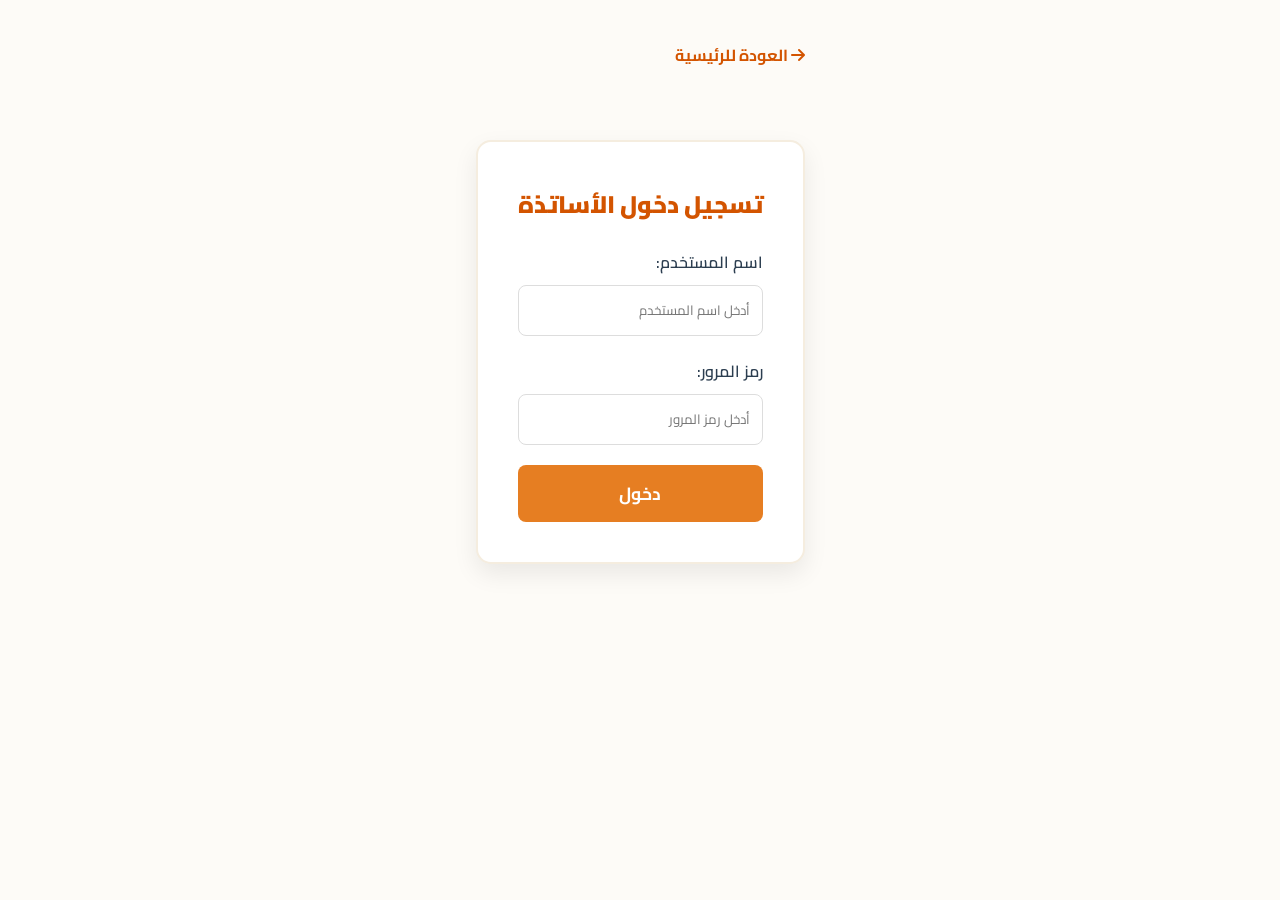
<file: teachers.html>
<!DOCTYPE html>
<html lang="ar" dir="rtl">
<head>
    <meta charset="UTF-8">
    <meta name="viewport" content="width=device-width, initial-scale=1.0">
    <title>فضاء الأساتذة - مدارس جودة التعليم</title>
    <link href="https://fonts.googleapis.com/css2?family=Cairo:wght@400;600;700;900&display=swap" rel="stylesheet">
    <link rel="stylesheet" href="https://cdnjs.cloudflare.com/ajax/libs/font-awesome/6.4.0/css/all.min.css">
    <link rel="stylesheet" href="../css/style.css">
    <style>
        .container { max-width: 900px; margin: 40px auto; padding: 0 20px; }
        .login-box { background: #fff; border-radius: 15px; padding: 40px; box-shadow: 0 10px 25px rgba(0,0,0,0.08); text-align: center; max-width: 450px; margin: 50px auto; border: 2px solid #f5eddf; }
        .login-box h2 { color: #d35400; margin-bottom: 20px; font-weight: 900; }
        .form-group { margin-bottom: 20px; text-align: right; }
        .form-group label { display: block; margin-bottom: 8px; font-weight: 600; }
        .form-group input { width: 100%; padding: 12px; border: 1px solid #ddd; border-radius: 8px; font-family: 'Cairo'; }
        .login-btn { width: 100%; background: #e67e22; color: #fff; border: none; padding: 12px; border-radius: 8px; font-weight: 700; font-size: 1.1rem; cursor: pointer; transition: 0.3s; }
        .login-btn:hover { background: #d35400; }
        .error-msg { color: #e74c3c; margin-top: 10px; display: none; font-weight: 600; }
        
        #teacherContent { display: none; }
        .subjects-grid { display: grid; grid-template-columns: repeat(auto-fit, minmax(250px, 1fr)); gap: 20px; margin-top: 30px; }
        .subject-box { background: #fff; padding: 25px; border-radius: 12px; text-align: center; text-decoration: none; color: #2c3e50; border: 2px solid #f5eddf; box-shadow: 0 4px 10px rgba(0,0,0,0.05); font-weight: 700; transition: 0.3s; }
        .subject-box:hover { border-color: #e67e22; transform: translateY(-3px); }
        .subject-box i { font-size: 2rem; color: #e67e22; margin-bottom: 10px; display: block; }
        .back-btn { display: inline-block; margin-bottom: 20px; color: #d35400; text-decoration: none; font-weight: 700; }
    </style>
</head>
<body>
    <div class="container">
        <a href="../index.html" class="back-btn"><i class="fas fa-arrow-right"></i> العودة للرئيسية</a>

        <div id="loginSection" class="login-box">
            <h2>تسجيل دخول الأساتذة</h2>
            <div class="form-group">
                <label>اسم المستخدم:</label>
                <input type="text" id="username" placeholder="أدخل اسم المستخدم">
            </div>
            <div class="form-group">
                <label>رمز المرور:</label>
                <input type="password" id="password" placeholder="أدخل رمز المرور">
            </div>
            <button class="login-btn" onclick="checkLogin()">دخول</button>
            <p id="errorMsg" class="error-msg">اسم المستخدم أو رمز المرور غير صحيح!</p>
        </div>

        <div id="teacherContent">
            <h1 style="text-align: center; color: #d35400; margin-bottom: 10px;">لوحة تحكم الأستاذ</h1>
            <p style="text-align: center; color: #7f8c8d; margin-bottom: 30px;">مرحباً بك أستاذنا الكريم، اختر المادة لعرض الملفات والدروس:</p>
            
            <div class="subjects-grid">
                <a href="https://drive.google.com/drive/folders/1qlZcpiWmdFjpH0EI8FKHLQJA3x6_0_tg" target="_blank" class="subject-box"><i class="fas fa-book"></i> التَّرْبِيَة الإِسْلَامِيَّة</a>
                <a href="https://drive.google.com/drive/folders/1TmsSO6HXR17SeAAvXFLMsBYwY2hXhQdr" target="_blank" class="subject-box"><i class="fas fa-pen-nib"></i> اللُّغَةُ العَرَبِيَّة</a>
                <a href="https://drive.google.com/drive/folders/15slI5PBE3VE4yaQeAFJLkc9nI3hQGTJP" target="_blank" class="subject-box"><i class="fas fa-globe"></i> الاجْتِمَاعِيَّات</a>
                <a href="https://drive.google.com/drive/folders/1Msu7q7J-3R_hlxLcmf3KT3NnKK3rNXun" target="_blank" class="subject-box"><i class="fas fa-calculator"></i> الرِّيَاضِيَّات</a>
                <a href="https://drive.google.com/drive/folders/1-1YNQavEmotxl2Ck18vlsykhve-XAA0t" target="_blank" class="subject-box"><i class="fas fa-atom"></i> الْعُلُومُ الْفِيزْيَائِيَّة</a>
                <a href="https://drive.google.com/drive/folders/1WqF9KCT-L4UF7v4cVOp5KKCfrhEwJKP1" target="_blank" class="subject-box"><i class="fas fa-leaf"></i> العُلُوم الطَّبِيعية</a>
                <a href="https://drive.google.com/drive/folders/1uhT7VXtrI_5aZim7ttBQ5Vp1oCpij1-0" target="_blank" class="subject-box"><i class="fas fa-language"></i> اللُّغَةُ الْإِنْجْلِيزِيَّة</a>
                <a href="https://drive.google.com/drive/folders/1Jsex_lNQbIWHFW3RVDfd_w10Fr1a1Xlh" target="_blank" class="subject-box"><i class="fas fa-language"></i> اللُّغَةُ الْفَرَنْسِيَّةُ</a>
            </div>
        </div>
    </div>

    <script>
        function checkLogin() {
            const user = document.getElementById('username').value;
            const pass = document.getElementById('password').value;
            const errorMsg = document.getElementById('errorMsg');

            if (user === 'bbcschool' && pass === '2026') {
                document.getElementById('loginSection').style.display = 'none';
                document.getElementById('teacherContent').style.display = 'block';
            } else {
                errorMsg.style.display = 'block';
            }
        }
    </script>
</body>
</html>
</file>
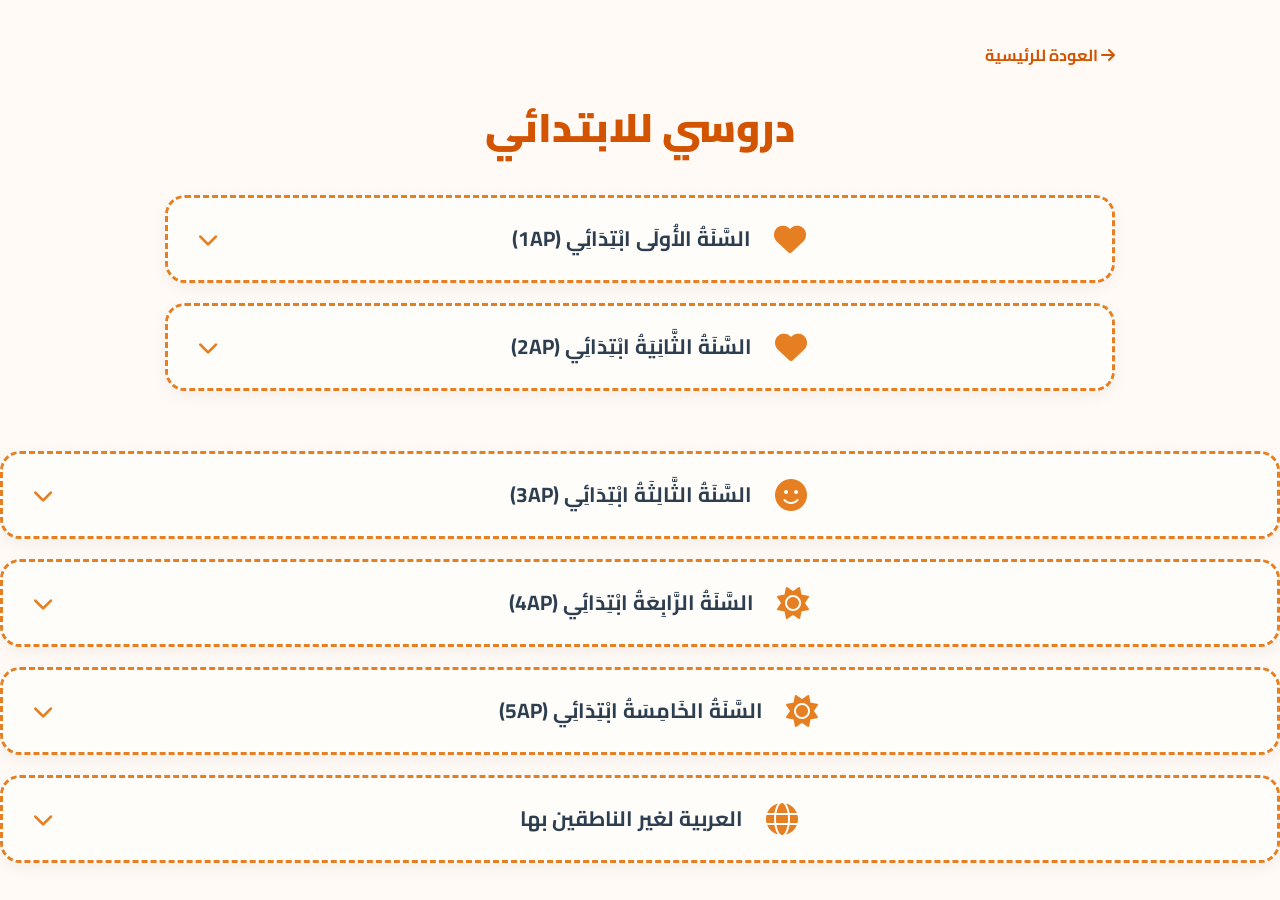
<file: pages/primary-school.html>
<!DOCTYPE html>
<html lang="ar" dir="rtl">
<head>
    <meta charset="UTF-8">
    <meta name="viewport" content="width=device-width, initial-scale=1.0">
    <title>دروسي للابتدائي - BBC School</title>
    <link href="https://fonts.googleapis.com/css2?family=Cairo:wght@400;600;700;900&display=swap" rel="stylesheet">
    <link rel="stylesheet" href="https://cdnjs.cloudflare.com/ajax/libs/font-awesome/6.4.0/css/all.min.css">
    <link rel="stylesheet" href="../css/style.css">
    <style>
        body {
            font-family: 'Cairo', sans-serif;
            background-color: #fffaf5;
            color: #2c3e50;
            margin: 0;
            padding: 0;
        }
        .container { width: min(950px, calc(100% - 32px)); margin: 40px auto; padding: 0; text-align: center; box-sizing: border-box; }
        .container * { box-sizing: border-box; }
        @media (max-width: 600px) { .container { width: calc(100% - 24px); margin: 24px auto; } .page-header h1 { font-size: 2rem; } .year-header { padding: 20px 16px; font-size: 1.05rem; gap: 12px; } .year-header > div { display: flex; align-items: center; gap: 8px; } .year-header i.main-icon { font-size: 1.6rem; margin-left: 4px; flex-shrink: 0; } .subjects-list { padding-left: 14px; padding-right: 14px; } .year-section.active .subjects-list { padding: 14px; } .subject-header { padding: 13px 14px; font-size: 1rem; } .lessons-list { padding-left: 10px; padding-right: 10px; } .subject-item.active .lessons-list { padding: 10px; } .lesson-item a { gap: 10px; font-size: .9rem; } }
        .year-section, .subject-item { box-sizing: border-box; }
        .page-header h1 { color: #d35400; font-size: 2.5rem; font-weight: 900; margin-bottom: 30px; }
        .back-btn { display: inline-block; margin-bottom: 20px; color: #d35400; text-decoration: none; font-weight: 700; float: right; transition: 0.3s; }
        .back-btn:hover { color: #e67e22; }
        
        /* تنسيق أقسام السنوات */
        .year-section {
            background: #fffdf9;
            border: 3px dashed #e67e22;
            border-radius: 20px;
            margin-bottom: 20px;
            box-shadow: 0 5px 15px rgba(0,0,0,0.05);
            overflow: hidden;
            text-align: right;
            transition: 0.3s;
        }
        .year-section:hover {
            border-color: #d35400;
            box-shadow: 0 8px 20px rgba(230, 126, 34, 0.15);
        }

        .year-header {
            padding: 25px 30px;
            font-size: 1.3rem;
            font-weight: 700;
            color: #2c3e50;
            cursor: pointer;
            display: flex;
            justify-content: space-between;
            align-items: center;
            user-select: none;
            background: #fffdf9;
            transition: background 0.2s;
            gap: 16px;
        }
        /* توسيط الأيقونة والنص عموديًا وأفقيًا داخل بطاقة السنة */
        .year-header > div {
            display: flex;
            align-items: center;
            justify-content: center;
            flex: 1;
            min-width: 0;
            text-align: center;
            gap: 8px;
            line-height: 1.5;
        }
        .year-header i.main-icon {
            display: inline-flex;
            align-items: center;
            justify-content: center;
            flex-shrink: 0;
            line-height: 1;
            margin-left: 8px;
        }
        .year-header .arrow-icon {
            flex-shrink: 0;
        }
        .year-header:hover {
            background: #fdfbf7;
            color: #d35400;
        }
        .year-header i.main-icon {
            font-size: 2rem;
            color: #e67e22;
            margin-left: 15px;
        }
        .year-header .arrow-icon {
            color: #e67e22;
            transition: transform 0.3s ease;
        }
        .year-section.active .arrow-icon {
            transform: rotate(180deg);
        }

        /* حاوية المواد */
        .subjects-list {
            max-height: 0;
            overflow: hidden;
            background: #fdfbf7;
            transition: max-height 0.4s ease-out, padding 0.4s ease-out;
            padding: 0 30px;
        }
        .year-section.active .subjects-list {
            max-height: 10000px;
            padding: 20px 30px;
            border-top: 2px dashed #f39c12;
        }

        /* تنسيق قائمة المواد كعناصر منسدلة داخل السنة */
        .subject-item {
            margin: 12px 0;
            border: 1px solid #fae5d3;
            border-radius: 12px;
            background: #ffffff;
            overflow: hidden;
        }
        
        .subject-header {
            padding: 14px 20px;
            font-size: 1.1rem;
            font-weight: 700;
            color: #2c3e50;
            cursor: pointer;
            display: flex;
            justify-content: space-between;
            align-items: center;
            background: #ffffff;
            transition: background 0.2s, color 0.2s;
        }
        .subject-header:hover {
            background: #fff3e0;
            color: #d35400;
        }
        .subject-header i {
            color: #e67e22;
            transition: transform 0.3s ease;
        }
        .subject-item.active .subject-header {
            background: #fff3e0;
            color: #d35400;
        }
        .subject-item.active .subject-header i {
            transform: rotate(180deg);
        }

        /* قائمة الدروس الفرعية تحت كل مادة */
        .lessons-list {
            max-height: 0;
            overflow: hidden;
            background: #fffaf5;
            transition: max-height 0.3s ease-out, padding 0.3s ease-out;
            padding: 0 20px;
        }
        .subject-item.active .lessons-list {
            max-height: 5000px;
            padding: 12px 20px;
            border-top: 1px dashed #f39c12;
        }

        .lesson-item {
            margin: 8px 0;
        }
        .lesson-item a {
            display: flex;
            align-items: center;
            justify-content: space-between;
            padding: 10px 15px;
            background: #ffffff;
            color: #34495e;
            text-decoration: none;
            border-radius: 8px;
            font-weight: 600;
            font-size: 0.95rem;
            border: 1px solid #fdebd0;
            transition: all 0.2s ease;
        }
        .lesson-item a:hover {
            background: #e67e22;
            color: #ffffff;
            transform: translateX(-5px);
            border-color: #e67e22;
        }
        .lesson-item a i {
            color: #e67e22;
        }
        .lesson-item a:hover i {
            color: #ffffff;
        }

        /* بطاقة المادة التي تحتوي على رابط مباشر واحد دون تفريع */
        .single-link-item a {
            display: flex;
            align-items: center;
            justify-content: space-between;
            padding: 14px 20px;
            background: #ffffff;
            color: #2c3e50;
            text-decoration: none;
            border-radius: 12px;
            font-weight: 700;
            font-size: 1.1rem;
            border: 1px solid #fae5d3;
            transition: all 0.2s ease;
        }
        .single-link-item a:hover {
            background: #e67e22;
            color: #ffffff;
            transform: translateX(-5px);
        }
        .single-link-item a i {
            color: #e67e22;
        }
        .single-link-item a:hover i {
            color: #ffffff;
        }
         /* بطاقة تنبيه مربعة خاصة بجغرافيا السنة الخامسة */
         .coast-notice-card {
            position: relative;
            width: min(360px, 100%);
            min-height: 320px;
            margin: 0 auto 16px;
            padding: 22px 20px 20px;
            background: #fffdf9;
            border: 2px solid #e67e22;
            border-radius: 16px;
            box-shadow: 0 6px 18px rgba(211, 84, 0, 0.12);
            text-align: right;
            line-height: 1.7;
            font-size: 0.95rem;
            color: #2c3e50;
            display: flex;
            flex-direction: column;
            justify-content: center;
        }
        .coast-notice-card.hidden {
            display: none;
        }
        .coast-notice-close {
            position: absolute;
            top: 10px;
            left: 10px;
            width: 30px;
            height: 30px;
            border: none;
            border-radius: 50%;
            background: #fdebd0;
            color: #d35400;
            font-size: 1.15rem;
            font-weight: 700;
            line-height: 1;
            cursor: pointer;
            transition: background 0.2s, color 0.2s, transform 0.2s;
        }
        .coast-notice-close:hover {
            background: #d35400;
            color: #ffffff;
            transform: scale(1.05);
        }
        .coast-notice-title {
            font-weight: 700;
            color: #d35400;
            margin: 0 0 10px;
            padding-left: 28px;
            font-size: 1rem;
        }
        .coast-notice-card p {
            margin: 0 0 10px;
        }
        .coast-notice-card ul {
            margin: 0 0 10px;
            padding-right: 20px;
        }
        .coast-notice-card li {
            margin-bottom: 4px;
        }
    </style>
</head>
<body>
    <div class="container">
        <a href="../index.html" class="back-btn"><i class="fas fa-arrow-right"></i> العودة للرئيسية</a>
        <div style="clear: both;"></div>
        <div class="page-header">
            <h1>دروسي للابتدائي</h1>
        </div>

        <!-- السَّنَةُ الأُولَى ابْتِدَائِي -->
        <div class="year-section">
            <div class="year-header" onclick="toggleYear(this)">
                <div>
                    <i class="fas fa-heart main-icon"></i> السَّنَةُ الأُولَى ابْتِدَائِي (1AP)
                </div>
                <i class="fas fa-chevron-down arrow-icon"></i>
            </div>
            <div class="subjects-list">
                <!-- التربية الإسلامية -->
                <div class="subject-item">
                    <div class="subject-header" onclick="toggleSubject(event, this)"><span>التَّرْبِيَة الإِسْلَامِيَّة</span><i class="fas fa-chevron-down"></i></div>
                    <div class="lessons-list">
                        <div class="lesson-item"><a href="" target="_blank"><span>أطيع والدي</span><i class="fas fa-book-open"></i></a></div>
                        <div class="lesson-item"><a href="https://drive.google.com/file/d/1xvuA6VB69YxrsvynBgUgaLu1PG9x3rrk/view?usp=drivesdk" target="_blank"><span> سورة الفاتحة</span><i class="fas fa-file-pdf"></i></a></div>
                        <div class="lesson-item"><a href="https://codeqrcours-blip.github.io/fatiha/" target="_blank"><span>تعلم قراءة سورة الفاتحة</span><i class="fas fa-play-circle"></i></a></div>
                        <div class="lesson-item"><a href="https://drive.google.com/file/d/1y8quEsTk0bVNJPgO1ut7-pZrFl4YdFC8/view?usp=drive_link" target="_blank"><span>الاستئذان</span><i class="fas fa-book-open"></i></a></div>
                        <div class="lesson-item"><a href="https://drive.google.com/file/d/1OU1qbJQXjpD1JTKCwTSn5uadcNHfCXYv/view?usp=drive_link" target="_blank"><span>احب عائلتي</span><i class="fas fa-book-open"></i></a></div>
                        <div class="lesson-item"><a href="https://drive.google.com/file/d/1l6mr7O5BgfpKmy0E_MvcX1N9VG0crZo6/view?usp=drive_link" target="_blank"><span>باسم الله</span><i class="fas fa-book-open"></i></a></div>
                        <div class="lesson-item"><a href="https://codepen.io/Wissem-Cherif/full/VYbZoEY" target="_blank"><span>الحمد لله</span><i class="fas fa-book-open"></i></a></div>
                    </div>
                </div>
                <!-- الرياضيات -->
                <div class="subject-item">
                    <div class="subject-header" onclick="toggleSubject(event, this)"><span>الرِّيَاضِيَّات</span><i class="fas fa-chevron-down"></i></div>
                    <div class="lessons-list">
                        <div class="lesson-item"><a href="https://codeqrcours-blip.github.io/math/" target="_blank"><span>الأعداد من 1 إلى 5</span><i class="fas fa-laptop-code"></i></a></div>
                        <div class="lesson-item"><a href="https://drive.google.com/file/d/1ZJQoeNyc-Zs093r_f7hCYjNHxV-W-HOj/view?usp=drive_link" target="_blank"><span>تعيين موقع في الفضاء</span><i class="fas fa-book-open"></i></a></div>
                        <div class="lesson-item"><a href="https://qealessons-lgtm.github.io/Chfr19/" target="_blank"><span>الأعداد من 1 إلى 9 </span><i class="fas fa-book-open"></i></a></div>
                        <div class="lesson-item"><a href="https://qealessons-lgtm.github.io/Zero/" target="_blank"><span>صفر</span><i class="fas fa-book-open"></i></a></div>
                        <div class="lesson-item"><a href="https://qealessons-lgtm.github.io/petitequantit-/" target="_blank"><span>عد كميات صغيرة</span><i class="fas fa-book-open"></i></a></div>
                        <div class="lesson-item"><a href="#" target="_blank"><span>الدرس الرابع</span><i class="fas fa-book-open"></i></a></div>
                    </div>
                </div>
                <!-- اللغة العربية -->
                <div class="subject-item">
                    <div class="subject-header" onclick="toggleSubject(event, this)"><span>اللغةالعربية</span><i class="fas fa-chevron-down"></i></div>
                    <div class="lessons-list">
                        <div class="lesson-item"><a href="https://codepen.io/Wissem-Cherif/full/WbpmBxw" target="_blank"><span>أحمد في المدرسة</span><i class="fas fa-laptop-code"></i></a></div>
                        <div class="lesson-item"><a href="https://codepen.io/Wissem-Cherif/full/WbpmBox" target="_blank"><span>حرف الميم</span><i class="fas fa-book-open"></i></a></div>
                        <div class="lesson-item"><a href="https://codepen.io/Wissem-Cherif/full/OPpqYWP" target="_blank"><span>حرف الباء </span><i class="fas fa-book-open"></i></a></div>
                        <div class="lesson-item"><a href="https://codepen.io/Wissem-Cherif/full/ZYePNeX" target="_blank"><span>في ساحة المدرسة</span><i class="fas fa-book-open"></i></a></div>
                        <div class="lesson-item"><a href="https://codepen.io/Wissem-Cherif/full/ogZVRNM"target="_blank"><span>حرف الراء</span><i class="fas fa-book-open"></i></a></div>
                        <div class="lesson-item"><a href="https://codepen.io/Wissem-Cherif/full/ramBXrq" target="_blank"><span>حرف اللام</span><i class="fas fa-book-open"></i></a></div>
                        <div class="lesson-item"><a href="https://codepen.io/Wissem-Cherif/full/WbjpyXM" target="_blank"><span>حرف التاء</span><i class="fas fa-book-open"></i></a></div>
                        <div class="lesson-item"><a href="https://codepen.io/Wissem-Cherif/full/VYbpdQa" target="_blank"><span>حرق الدال</span><i class="fas fa-book-open"></i></a></div>
                        <div class="lesson-item"><a href="https://wissemlea3-byte.github.io/edmdj/" target="_blank"><span>ادماج 1</span><i class="fas fa-book-open"></i></a></div>
                        <div class="lesson-item"><a href="https://wissemlea3-byte.github.io/edmj/" target="_blank"><span>ادماج 2</span><i class="fas fa-book-open"></i></a></div>
                        <div class="lesson-item"><a href="https://wissemlea3-byte.github.io/idmj/" target="_blank"><span>ادماج 3</span><i class="fas fa-book-open"></i></a></div>
                    </div>
                </div>
            </div>
        </div>

        <!-- السَّنَةُ الثَّانِيَةُ ابْتِدَائِي -->
        <div class="year-section">
            <div class="year-header" onclick="toggleYear(this)">
                <div>
                    <i class="fas fa-heart main-icon"></i> السَّنَةُ الثَّانِيَةُ ابْتِدَائِي (2AP)
                </div>
                <i class="fas fa-chevron-down arrow-icon"></i>
            </div>
            <div class="subjects-list">
                <!-- التربية الإسلامية -->
                <div class="subject-item">
                    <div class="subject-header" onclick="toggleSubject(event, this)"><span>التَّرْبِيَة الإِسْلَامِيَّة</span><i class="fas fa-chevron-down"></i></div>
                    <div class="lessons-list">
                        <div class="lesson-item"><a href="https://drive.google.com/file/d/1WJkIuR6FIx5-jyXdLA8M6_47aefVyi13/view?usp=drivesdk" target="_blank"><span>سورة المسد </span><i class="fas fa-file-pdf"></i></a></div>
                        <div class="lesson-item"><a href="https://elmassed.kimi.page/" target="_blank"><span>قراءة سورة المسد</span><i class="fas fa-play-circle"></i></a></div>
                        <div class="lesson-item"><a href="https://drive.google.com/file/d/1xlR8le_VXlGjwj53iackc18upk-5TxCU/view?usp=drive_link" target="_blank"><span>الْإِسْلَامُ يَحُثُّ عَلَى الْعِلْمِ</span><i class="fas fa-book-open"></i></a></div>
                        <div class="lesson-item"><a href="" target="_blank"><span>فضل العلم </span><i class="fas fa-book-open"></i></a></div>
                        <div class="lesson-item"><a href="https://drive.google.com/file/d/1idVe6NSMreOZm8JUSfrIAE1sNCEbobHJ/view?usp=drive_link" target="_blank"><span>زيارة الأقارب</span><i class="fas fa-book-open"></i></a></div>
                        <div class="lesson-item"><a href="https://drive.google.com/file/d/1OsC9cKmAhH-Qen5GyV29cz_uNunLjC8z/view?usp=drive_link" target="_blank"><span>الصدق في القول</span><i class="fas fa-book-open"></i></a></div>
                        <div class="lesson-item"><a href="https://drive.google.com/file/d/19jSpzxPvU4bGzmZI5MOl3GNptQnDQz_x/view?usp=drive_link" target="_blank"><span>الأمانة</span><i class="fas fa-book-open"></i></a></div>
                        <div class="lesson-item"><a href="https://drive.google.com/file/d/19NOrqcOSbOBecvB_seKR17zmCIdPw0Co/view?usp=drive_link" target="_blank"><span>سورة قريش </span><i class="fas fa-book-open"></i></a></div>
                    </div>
                </div>
                <!-- الرياضيات -->
                <div class="subject-item">
                    <div class="subject-header" onclick="toggleSubject(event, this)"><span>الرِّيَاضِيَّات</span><i class="fas fa-chevron-down"></i></div>
                    <div class="lessons-list">
                        <div class="lesson-item"><a href="https://qealessons-lgtm.github.io/nmbre/" target="_blank"><span>مقارنة الأعداد من 0 إلى 29</span><i class="fas fa-book-open"></i></a></div>
                        <div class="lesson-item"><a href="https://qealessons-lgtm.github.io/plusmoins/" target="_blank"><span>الجمع والطرح</span><i class="fas fa-book-open"></i></a></div>
                        <div class="lesson-item"><a href="https://qealessons-lgtm.github.io/Harf1/" target="_blank"><span>أَرْسُمُ عَلَى الْمَرْصُوفَةِ</span><i class="fas fa-book-open"></i></a></div>
                        <div class="lesson-item"><a href="https://qealessons-lgtm.github.io/motataliya/" target="_blank"><span>متتالية الأعداد</span><i class="fas fa-book-open"></i></a></div>
                        <div class="lesson-item"><a href="https://qealessons-lgtm.github.io/bgmn/" target="_blank"><span>مقارنة الأعداد</span><i class="fas fa-book-open"></i></a></div>
                        <div class="lesson-item"><a href="https://qealessons-lgtm.github.io/Plsetmoins/" target="_blank"><span>وضعيات جمعية أو طرحية</span><i class="fas fa-book-open"></i></a></div>
                        <div class="lesson-item"><a href="https://qealessons-lgtm.github.io/whdtachrt/" target="_blank"><span>الوحدات والعشرات</span><i class="fas fa-book-open"></i></a></div>
                        <div class="lesson-item"><a href="https://codepen.io/Wissem-Cherif/full/ogZVORy" target="_blank"><span>تفكيك جمعي للأعداد إلى 69</span><i class="fas fa-book-open"></i></a></div>
                        <div class="lesson-item"><a href="https://codepen.io/Wissem-Cherif/full/GgWeLae" target="_blank"><span>اتمام العدد إلى العشرة الموالية</span><i class="fas fa-book-open"></i></a></div>
                        <div class="lesson-item"><a href="https://codepen.io/Wissem-Cherif/full/QwpoPXj" target="_blank"><span>الأعداد من 70 إلى 99</span><i class="fas fa-book-open"></i></a></div>
                        <div class="lesson-item"><a href="https://codepen.io/Wissem-Cherif/full/emvXowv" target="_blank"><span>التعرف على إستقامية الأشياء</span><i class="fas fa-book-open"></i></a></div>
                        <div class="lesson-item"><a href="https://codepen.io/Wissem-Cherif/full/ogZVOry" target="_blank"><span>الأعداد إلى 99</span><i class="fas fa-book-open"></i></a></div>
                        <div class="lesson-item"><a href="#" target="_blank"><span>الدرس الرابع</span><i class="fas fa-book-open"></i></a></div>
                        <div class="lesson-item"><a href="#" target="_blank"><span>الدرس الرابع</span><i class="fas fa-book-open"></i></a></div>
                    </div>
                </div>
                <!-- اللغة العربية -->
                <div class="subject-item">
                    <div class="subject-header" onclick="toggleSubject(event, this)"><span>اللغة العَرَبِيَّة</span><i class="fas fa-chevron-down"></i></div>
                    <div class="lessons-list">
                        <div class="lesson-item"><a href="https://qealessons-lgtm.github.io/syr2/" target="_blank"><span>أستعمل الصيغ</span><i class="fas fa-book-open"></i></a></div>
                        <div class="lesson-item"><a href="https://qealessons-lgtm.github.io/setz/" target="_blank"><span>حرف ز وس</span><i class="fas fa-book-open"></i></a></div>
                        <div class="lesson-item"><a href="https://qealessons-lgtm.github.io/Sh/" target="_blank"><span>حرف ت،ط،ش وخ</span><i class="fas fa-book-open"></i></a></div>
                        <div class="lesson-item"><a href="https://qealessons-lgtm.github.io/sier/" target="_blank"><span>أستعمل الصيغ 2</span><i class="fas fa-book-open"></i></a></div>
                        <div class="lesson-item"><a href="https://qealessons-lgtm.github.io/siyar/" target="_blank"><span>تمرين حول أستعمل الصيغ 2</span><i class="fas fa-book-open"></i></a></div>
                        <div class="lesson-item"><a href="#" target="_blank"><span>الدرس الرابع</span><i class="fas fa-book-open"></i></a></div>
                        <div class="lesson-item"><a href="#" target="_blank"><span>الدرس الرابع</span><i class="fas fa-book-open"></i></a></div>
                    </div>
                </div>
                <!-- محفوظات -->
                <div class="subject-item single-link-item">
                    <a href="https://drive.google.com/file/d/1UnI2O6naWMJ36eNQo8HLUPCjiyrM5mQp/view?usp=drive_link" target="_blank"><span>محفوظات</span><i class="fas fa-folder-open"></i></a>              </div>
               </div>
            </div>
        </div>
        
                <!-- السَّنَةُ الثَّالِثَةُ ابْتِدَائِي -->
        <div class="year-section">
            <div class="year-header" onclick="toggleYear(this)">
                <div>
                    <i class="fas fa-smile main-icon"></i> السَّنَةُ الثَّالِثَةُ ابْتِدَائِي (3AP)
                </div>
                <i class="fas fa-chevron-down arrow-icon"></i>
            </div>
            <div class="subjects-list">
                
                <!-- التاريخ -->
                <div class="subject-item">
                    <div class="subject-header" onclick="toggleSubject(event, this)"><span>التَّارِيخ</span><i class="fas fa-chevron-down"></i></div>
                    <div class="lessons-list">
                        <div class="lesson-item"><a href="https://drive.google.com/file/d/1VjcHyt44Y9YikVrTxfE5HIcd0_jcXSCj/view?usp=drivesdk" target="_blank"><span>الدرس الأول</span><i class="fas fa-file-pdf"></i></a></div>
                        <div class="lesson-item"><a href="https://drive.google.com/file/d/1zOqH7CXcsaNd_0b9H_4hBOsF1-ult8Qv/view?usp=drive_open" target="_blank"><span>الدرس الثاني</span><i class="fas fa-book-open"></i></a></div>
                        <div class="lesson-item"><a href="https://drive.google.com/file/d/1Hl1nCi9bwxR9NCIdFhuWXt-1ASH7etLS/view?usp=drive_link" target="_blank"><span>الدرس الثالث</span><i class="fas fa-book-open"></i></a></div>
                        <div class="lesson-item"><a href="https://drive.google.com/file/d/1BFBGTait06qvrbQ5YpsjDhQvEkTof87y/view?usp=drive_link" target="_blank"><span>الخط الزمني</span><i class="fas fa-book-open"></i></a></div>
                        <div class="lesson-item"><a href="https://drive.google.com/file/d/1qEKTYHvgKEMdFatFOlyq0feqhMunaNE3/view?usp=drive_link" target="_blank"><span>احداث مألوفة</span><i class="fas fa-book-open"></i></a></div>
                    </div>
                </div>
                <!-- التربية الإسلامية -->
                <div class="subject-item">
                    <div class="subject-header" onclick="toggleSubject(event, this)"><span>التَّرْبِيَة الإِسْلَامِيَّة</span><i class="fas fa-chevron-down"></i></div>
                    <div class="lessons-list">
                        <div class="lesson-item"><a href="https://drive.google.com/file/d/14vuXL6El9_W-kzcrHJOLMatRY-4ONGb8/view?usp=drivesdk" target="_blank"><span>الدرس الأول</span><i class="fas fa-file-pdf"></i></a></div>
                        <div class="lesson-item"><a href="https://drive.google.com/file/d/1LCXg8aCKS8qIGOuHWvk99SqWsyC5buS1/view?usp=drive_link" target="_blank"><span>الدرس الثاني</span><i class="fas fa-book-open"></i></a></div>
                        <div class="lesson-item"><a href="https://drive.google.com/file/d/1-jXQmFWngQ48hPgIecpMzjndbtf5clCR/view?usp=drive_link" target="_blank"><span>الدرس الثالث</span><i class="fas fa-book-open"></i></a></div>
                        <div class="lesson-item"><a href="https://drive.google.com/file/d/1mQuaowMV0wbc4bmssH8lfY5ThMywCIEH/view?usp=drive_link" target="_blank"><span>الدرس الرابع</span><i class="fas fa-book-open"></i></a></div>
                        <div class="lesson-item"><a href="https://drive.google.com/file/d/1sJcMc6tp5iccu4DzDDzqwnAj_NYR3pEU/view?usp=drive_link" target="_blank"><span>سورة الهمزة</span><i class="fas fa-book-open"></i></a></div>
                        <div class="lesson-item"><a href="https://drive.google.com/file/d/1zptOLKSb7YoekhkGOYa6UZoOD6CWl9zT/view?usp=drive_link" target="_blank"><span>طفولة النبي</span><i class="fas fa-book-open"></i></a></div>
                    </div>
                </div>
                <!-- التربية العلمية -->
                <div class="subject-item">
                    <div class="subject-header" onclick="toggleSubject(event, this)"><span>التَّرْبِيَة العِلْمِيَّة</span><i class="fas fa-chevron-down"></i></div>
                    <div class="lessons-list">
                        <div class="lesson-item"><a href="https://drive.google.com/file/d/1iXuhP0wvDSkV27YTHeA1AJjXuierd3j9/view?usp=drivesdk" target="_blank"><span>الدرس الأول</span><i class="fas fa-file-pdf"></i></a></div>
                        <div class="lesson-item"><a href="https://drive.google.com/file/d/1Ey5TVCBnEBSC2Pz_hglxmV9AZpho810y/view?usp=drive_link" target="_blank"><span>الدرس الثاني</span><i class="fas fa-book-open"></i></a></div>
                        <div class="lesson-item"><a href="https://drive.google.com/file/d/1NYYlZJQfJlMWYuYyzYitVj-UbKyHPwCU/view?usp=drive_link" target="_blank"><span>الدرس الثالث نبضات القلب</span><i class="fas fa-book-open"></i></a></div>
                        <div class="lesson-item"><a href="https://drive.google.com/file/d/1GVOrpXWhfOvex9527gzPBK7bHaL3lkQR/view?usp=drive_link" target="_blank"><span>ملاحظة:أماكن جس النبض</span><i class="fas fa-book-open"></i></a></div>
                        <div class="lesson-item"><a href="https://drive.google.com/file/d/1Gr8umkdwl97aNjCuPi-Dm_SKVY0g3hNH/view?usp=drive_link" target="_blank"><span>أنماط التنقل </span><i class="fas fa-book-open"></i></a></div>
                        <div class="lesson-item"><a href="https://drive.google.com/file/d/1c9O5Y8EJc6DFjVfLM-0j00tjoM4qLnQP/view?usp=drive_link" target="_blank"><span>تصنيف الحيوانات </span><i class="fas fa-book-open"></i></a></div>
                        <div class="lesson-item"><a href="https://drive.google.com/file/d/143dZuUEOxbxzBrlOChMk7IvEAI11FOgB/view?usp=drive_link" target="_blank"><span>الأنظمة الغذائية للحيوانات </span><i class="fas fa-book-open"></i></a></div>
                    </div>
                </div>
                <!-- اللغة العربية -->
                <div class="subject-item">
                    <div class="subject-header" onclick="toggleSubject(event, this)"><span>اللُّغَةُ العَرَبِيَّة</span><i class="fas fa-chevron-down"></i></div>
                    <div class="lessons-list">
                        <div class="lesson-item"><a href="https://drive.google.com/file/d/14JayZE4gd-4j6TBKIrl9XO4yislQ8BYo/view?usp=drivesdk" target="_blank"><span>الدرس الأول</span><i class="fas fa-file-pdf"></i></a></div>
                        <div class="lesson-item"><a href="https://drive.google.com/file/d/1c89qpH3vJJRXT3XhZF7tIDM-joNF2rnR/view?usp=drive_link" target="_blank"><span>الدرس الثاني</span><i class="fas fa-book-open"></i></a></div>
                        <div class="lesson-item"><a href="https://drive.google.com/file/d/1jvAyyJmSNuezg0e9td4FDx1gpSMj8wzq/view?usp=drive_link" target="_blank"><span>الدرس الثالث</span><i class="fas fa-book-open"></i></a></div>
                        <div class="lesson-item"><a href="https://drive.google.com/file/d/1X5xBw5Sny8jCK5AITButiyls_WboOR-p/view?usp=drive_link" target="_blank"><span>التاء المربوطة + سـ وسوف</span><i class="fas fa-book-open"></i></a></div>
                        <div class="lesson-item"><a href="https://drive.google.com/file/d/1a2XqD3DLzm76PnLutc-9Ma_8UGZAMrpT/view?usp=drive_link" target="_blank"><span>التاء المفتوحة</span><i class="fas fa-book-open"></i></a></div>
                        <div class="lesson-item"><a href="https://drive.google.com/file/d/1W4Or18FhQflPwk8I_l1Ld_sC1fDN028G/view?usp=drive_link" target="_blank"><span>التاء في فيديو</span><i class="fas fa-book-open"></i></a></div>
                        <div class="lesson-item"><a href="https://drive.google.com/file/d/1jPuuoKi0Goc8Rh2nAd7Xd0TvZDMeYcBj/view?usp=drive_link" target="_blank"><span>جمع التكسير + اسم الفاعل</span><i class="fas fa-book-open"></i></a></div>
                    </div>
                </div>
                محفوظات
                <div class="subject-item">
                    <div class="subject-header" onclick="toggleSubject(event, this)"><span>محفوظات</span><i class="fas fa-chevron-down"></i></div>
                    <div class="lessons-list">
                        <div class="lesson-item"><a href="https://drive.google.com/file/d/1W4xdMo8lhC6sVdjzZDAuLoAZ0GGoTZFe/view?usp=drive_link" target="_blank"><span>قسما</span><i class="fas fa-file-pdf"></i></a></div>
                        <div class="lesson-item"><a href="https://drive.google.com/file/d/1ooR8ZPX_YFVYqoAxRcv7M7Ds7V4wEAG8/view?usp=drive_link" target="_blank"><span>نشيد الابوة</span><i class="fas fa-book-open"></i></a></div>
                    </div>
                </div>
                <!-- الوظائف المنزلية -->
                <div class="subject-item single-link-item">
                    <a href="https://drive.google.com/drive/folders/1J5jqf8PqMOImvCFGVx6ojJuKVJA64wOZ" target="_blank"><span>الوَظَائِف المَنْزِلِيَّة</span><i class="fas fa-folder-open"></i></a>
                </div>
             </div>
            </div>

        <!-- السَّنَةُ الرَّابِعَةُ ابْتِدَائِي -->
        <div class="year-section">
            <div class="year-header" onclick="toggleYear(this)">
                <div>
                    <i class="fas fa-sun main-icon"></i> السَّنَةُ الرَّابِعَةُ ابْتِدَائِي (4AP)
                </div>
                <i class="fas fa-chevron-down arrow-icon"></i>
            </div>
            <div class="subjects-list">
              
                <!-- التاريخ -->
                <div class="subject-item">
                    <div class="subject-header" onclick="toggleSubject(event, this)"><span>التَّارِيخ</span><i class="fas fa-chevron-down"></i></div>
                    <div class="lessons-list">
                        <div class="lesson-item"><a href="https://drive.google.com/file/d/1-T6ZrpgzizTDZQkyzQ5sBteOl-63V6Oa/view?usp=drive_link" target="_blank"><span>التقويم الميلادي</span><i class="fas fa-book-open"></i></a></div>
                        <div class="lesson-item"><a href="https://drive.google.com/file/d/1zKmzVY6N9SKDzsyFjN6GVEitv44Wqdbq/view?usp=drive_link" target="_blank"><span>التقويم الهجري</span><i class="fas fa-book-open"></i></a></div>
                        <div class="lesson-item"><a href="https://drive.google.com/file/d/1fjb2sCjKoCZfcyVVjgT1pWa3Cvb7om59/view?usp=drive_link" target="_blank"><span>التاريخ المعلمي </span><i class="fas fa-book-open"></i></a></div>
                        <div class="lesson-item"><a href="https://drive.google.com/file/d/1RqRd63zkZXzslwZFBEwoSTzBM4wym04P/view?usp=drive_link" target="_blank"><span>المراحل التاريخية</span><i class="fas fa-book-open"></i></a></div>
                        <div class="lesson-item"><a href="https://drive.google.com/file/d/1oWsm8VDrw8qnShGtve6KIN4hBnnvmW9N/view?usp=drive_link" target="_blank"><span>المراحل التاريخية 2</span><i class="fas fa-book-open"></i></a></div>
                    </div>
                </div>
                <!-- التربية الإسلامية -->
                <div class="subject-item">
                    <div class="subject-header" onclick="toggleSubject(event, this)"><span>التَّرْبِيَة الإِسْلَامِيَّة</span><i class="fas fa-chevron-down"></i></div>
                    <div class="lessons-list">
                        <div class="lesson-item"><a href="https://drive.google.com/file/d/18aWX0y9oDAXdFFxE-tPZv2dPW6bDK3eo/view?usp=drive_link" target="_blank"><span>سورة العلق</span><i class="fas fa-file-pdf"></i></a></div>
                        <div class="lesson-item"><a href="https://drive.google.com/file/d/1NHDcaygcyTTEtyEvgC1aqy_BnIxZzRR5/view?usp=drive_link" target="_blank"><span>الإخلاص</span><i class="fas fa-book-open"></i></a></div>
                        <div class="lesson-item"><a href="https://drive.google.com/file/d/1oCgaFhPFD4-2bLC8xYFcDkTbm_f4ul_c/view?usp=drive_link" target="_blank"><span>الزكاة</span><i class="fas fa-book-open"></i></a></div>
                        <div class="lesson-item"><a href="https://drive.google.com/file/d/1MDLSa6thRKihmQexqaT2CQ7o1pfBnWs_/view?usp=drive_link" target="_blank"><span>الإيمان بالكتب السماوية</span><i class="fas fa-book-open"></i></a></div>
                        <div class="lesson-item"><a href="https://drive.google.com/file/d/1G2bb5ZmUXrg19xrTkD-isIAXJB-ERLV8/view?usp=drive_link" target="_blank">طلب العلم<span></span><i class="fas fa-book-open"></i></a></div>
                        <div class="lesson-item"><a href="https://codepen.io/Wissem-Cherif/full/GgWeamK" target="_blank"><span>الاحسان والاحسان للجار quiz</span><i class="fas fa-book-open"></i></a></div>
                        <div class="lesson-item"><a href="https://drive.google.com/file/d/1ZnIbHavDtlgDggr3zSky_h_lLunJfxhJ/view?usp=drive_link" target="_blank"><span>الاحسان والاحسان للجار </span><i class="fas fa-book-open"></i></a></div>
                        <div class="lesson-item"><a href="https://drive.google.com/file/d/1lidDd9C1vwsPKIGuX2BvDw-QI6f-So2p/view?usp=drive_link" target="_blank"><span>سورة التين </span><i class="fas fa-book-open"></i></a></div>
                        <div class="lesson-item"><a href="https://wissemlea3-byte.github.io/souratine/" target="_blank"><span>سورة التين QUIZ</span><i class="fas fa-book-open"></i></a></div>
                    </div>
                </div>
                <!-- التربية العلمية -->
                <div class="subject-item">
                    <div class="subject-header" onclick="toggleSubject(event, this)"><span>التَّرْبِيَة العِلْمِيَّة</span><i class="fas fa-chevron-down"></i></div>
                    <div class="lessons-list">
                        <div class="lesson-item"><a href="https://drive.google.com/file/d/1efxiyJ5Wdf1l1SYismsoW6zRlQbM6gq-/view?usp=drive_link" target="_blank"><span>مسلك الهواء وتغيير تركيب الهواء</span><i class="fas fa-file-pdf"></i></a></div>
                        <div class="lesson-item"><a href="https://drive.google.com/file/d/1MV_9jlt3UsNj1xzPztyAHVUuZD-xo6C1/view?usp=drive_link" target="_blank"><span>الهضم أهميته</span><i class="fas fa-book-open"></i></a></div>
                        <div class="lesson-item"><a href="https://drive.google.com/file/d/1w65wdMJUbHfzKA-fwAVMNJgn8esLS0vp/view?usp=drive_link" target="_blank"><span>الدرس الثالث</span><i class="fas fa-book-open"></i></a></div>
                        <div class="lesson-item"><a href="https://drive.google.com/file/d/16fpx1lj5_XNJdpQaSH2CqOY4xaGX8FPO/view?usp=drive_link" target="_blank"><span>أَهَمُّ الْقَوَاعِدِ الصِّحِّيَّةِ لِحِمَايَةِ الْجِهَازِ الْهِضْمِيِّ <span><i class="fas fa-book-open"></i></a></div>
                        <div class="lesson-item"><a href="https://drive.google.com/file/d/1PZ4t22tkmfl_Fjpv_Zvod24hkFPvR407/view?usp=drive_link" target="_blank"><span>دور الدم <span><i class="fas fa-book-open"></i></a></div>
                        <div class="lesson-item"><a href="https://drive.google.com/file/d/1yVMen-ZEX4ldtiKYGLURjCoyTB7hbmY0/view?usp=drive_link" target="_blank"><span>الاسعافات الأولية <span><i class="fas fa-book-open"></i></a></div>
                    </div>
                </div>
                <!-- التربية المدنية -->
                <div class="subject-item">
                    <div class="subject-header" onclick="toggleSubject(event, this)"><span>التَّرْبِيَة المَدَنِيَّة</span><i class="fas fa-chevron-down"></i></div>
                    <div class="lessons-list">
                        <div class="lesson-item"><a href="https://drive.google.com/file/d/1ZR3K-XIB6u4PDHcDnqSgIoGGK0q8SOYy/view?usp=drive_link" target="_blank"><span>تراثنا الوطني المحلي</span><i class="fas fa-book-open"></i></a></div>
                        <div class="lesson-item"><a href="https://drive.google.com/file/d/1-rfrA-RzktbkIQC8Z0Ih53KaKMxPfPTv/view?usp=drive_link" target="_blank"><span>المعالم الاثرية في وطني</span><i class="fas fa-book-open"></i></a></div>
                        <div class="lesson-item"><a href="https://drive.google.com/file/d/1x4-V4-pcMFwzjCCTXvk4_TYF8UTPQVXi/view?usp=drive_link" target="_blank"><span>التراث المادي واالامادي</span><i class="fas fa-book-open"></i></a></div>
                        <div class="lesson-item"><a href="https://drive.google.com/file/d/1SvkBiFLTmUK-IZUbUCnug2nuyjREKDY2/view?usp=drive_link" target="_blank"><span>حي القصبة</span><i class="fas fa-book-open"></i></a></div>
                        <div class="lesson-item"><a href="https://drive.google.com/file/d/1kUrnu8CPAP19-HhFbffCAO5lwFvCeBjl/view?usp=drive_link" target="_blank"><span>التويزة</span><i class="fas fa-book-open"></i></a></div>
                        <div class="lesson-item"><a href="https://drive.google.com/file/d/1jGZ8lfzEyQTPUk1VRBUKewlLdOKg9RSf/view?usp=drive_link" target="_blank"><span>المحميات الطبيعية</span><i class="fas fa-book-open"></i></a></div>
                    </div>
                </div>
                <!-- الجغرافيا -->
                <div class="subject-item">
                    <div class="subject-header" onclick="toggleSubject(event, this)"><span>الجُغْرَافِيَا</span><i class="fas fa-chevron-down"></i></div>
                    <div class="lessons-list">
                        <div class="lesson-item"><a href="https://drive.google.com/file/d/1VSSpYCujAG5bwoZDyV4sgi4OqW3OYJKx/view?usp=drive_link" target="_blank"><span>شكل الأرض</span><i class="fas fa-file-pdf"></i></a></div>
                        <div class="lesson-item"><a href="https://drive.google.com/file/d/11EbpHli6-5yKjVGqvn0eobWbjiTdKRtj/view?usp=drive_link" target="_blank"><span>الخريطة</span><i class="fas fa-book-open"></i></a></div>
                        <div class="lesson-item"><a href="https://drive.google.com/file/d/14lFKlRb9JDXa85dTt8NGO7JbVWdjHiXM/view?usp=drive_link" target="_blank"><span>توزيع الماء واليابسة على سطح الأرض</span><i class="fas fa-book-open"></i></a></div>
                        <div class="lesson-item"><a href="https://drive.google.com/file/d/1w65wdMJUbHfzKA-fwAVMNJgn8esLS0vp/view?usp=drive_link" target="_blank"><span>موقع الجزائر</span><i class="fas fa-book-open"></i></a></div>
                        <div class="lesson-item"><a href="https://drive.google.com/file/d/1YSg5sukgaHWuST3Nc0X4rIeSw-xAtF5M/view?usp=drive_link" target="_blank"><span>موقع الجزائر افريقيا</span><i class="fas fa-book-open"></i></a></div>
                    </div>
                </div>
                <!-- الوظائف المنزلية -->
                <div class="subject-item single-link-item">
                    <a href="https://drive.google.com/drive/folders/1d0aNx_y586CBtqCGunLFQwmKWIaGW9SH" target="_blank"><span>الوَظَائِف المَنْزِلِيَّة</span><i class="fas fa-folder-open"></i></a>
                </div>
            </div>
        </div>

        <!-- السَّنَةُ الخَامِسَةُ ابْتِدَائِي -->
        <div class="year-section">
            <div class="year-header" onclick="toggleYear(this)">
                <div>
                    <i class="fas fa-sun main-icon"></i>  السَّنَةُ الخَامِسَةُ ابْتِدَائِي (5AP)
                </div>
                <i class="fas fa-chevron-down arrow-icon"></i>
            </div>
            <div class="subjects-list">
               
                <!-- التاريخ -->
                <div class="subject-item">
                    <div class="subject-header" onclick="toggleSubject(event, this)"><span>التَّارِيخ</span><i class="fas fa-chevron-down"></i></div>
                    <div class="lessons-list">
                        <div class="lesson-item"><a href="https://drive.google.com/file/d/1VLWwPkzH4uP5N2ofayMBKHSXnsFwNyb2/view?usp=drive_link" target="_blank"><span>المعالم التاريخية</span><i class="fas fa-book-open"></i></a></div>
                        <div class="lesson-item"><a href="https://drive.google.com/file/d/1s4TrY04rjeD7zCJOmxTv5pbw-VZdDmUY/view?usp=drive_link" target="_blank"><span>المراحل التاريخية</span><i class="fas fa-book-open"></i></a></div>
                        <div class="lesson-item"><a href="https://drive.google.com/file/d/1n0WnUa7xe02KkuE-l-UWbBqMZJOUJWSn/view?usp=drive_link" target="_blank"><span>الاستعمار الحديث</span><i class="fas fa-book-open"></i></a></div>
                        <div class="lesson-item"><a href="https://drive.google.com/file/d/1qRFdiJFwNcmsI9nJQ6iFNtLjVcwzDMqU/view?usp=drive_link" target="_blank"><span>الاستعمار الحديث في افريقا والمغرب العربي</span><i class="fas fa-book-open"></i></a></div>
                        <div class="lesson-item"><a href="https://drive.google.com/file/d/1zl-DM2JegihcOZy0PdMkXQQgUP5DVB1f/view?usp=drive_link" target="_blank"><span>مظاهر الاستعمار</span><i class="fas fa-book-open"></i></a></div>
                        <div class="lesson-item"><a href="#" target="_blank"><span>الدرس</span><i class="fas fa-book-open"></i></a></div>
                    </div>
                </div>
                <!-- التربية الإسلامية -->
                <div class="subject-item">
                    <div class="subject-header" onclick="toggleSubject(event, this)"><span>التَّرْبِيَة الإِسْلَامِيَّة</span><i class="fas fa-chevron-down"></i></div>
                    <div class="lessons-list">
                        <div class="lesson-item"><a href="https://drive.google.com/file/d/1Zi9Y9nyFdjTg538KBS2eyGATdUdaJeMP/view?usp=drive_link" target="_blank"><span>سورة البلد</span><i class="fas fa-file-pdf"></i></a></div>
                        <div class="lesson-item"><a href="https://drive.google.com/file/d/1NQMrBjxT4vO4MOIhqSuiqpOdqLrfVw2R/view?usp=drive_link" target="_blank"><span>الإيثار</span><i class="fas fa-book-open"></i></a></div>
                        <div class="lesson-item"><a href="https://drive.google.com/file/d/1i2Het-XrXyewdymTXJF3W_cqj-m8XMbp/view?usp=drive_link" target="_blank"><span>الإيمان اليوم الآخر</span><i class="fas fa-book-open"></i></a></div>
                        <div class="lesson-item"><a href="https://drive.google.com/file/d/1Qz9CAsyphxRBL3ZzW1O_PUuB9AG0q7wj/view?usp=drive_link" target="_blank"><span>الحج</span><i class="fas fa-book-open"></i></a></div>
                        <div class="lesson-item"><a href="https://drive.google.com/file/d/1qz8yIb1HoA-ELjmjdAdh5kljGy41Enev/view?usp=drive_link" target="_blank"><span>من صفات الله </span><i class="fas fa-book-open"></i></a></div>
                        <div class="lesson-item"><a href="https://drive.google.com/file/d/12aUODGgm0m-GATQzNrUSzHs-CoVwJH_f/view?usp=drive_link" target="_blank"><span>الطاعة </span><i class="fas fa-book-open"></i></a></div>
                        <div class="lesson-item"><a href="https://drive.google.com/file/d/1mx1sjiyAw9BhSI4HQE95fqo3zIZPMe57/view?usp=drive_link" target="_blank"><span>التيمم</span><i class="fas fa-book-open"></i></a></div>
                        <div class="lesson-item"><a href="https://drive.google.com/file/d/11F2sxMRrhP6kmmX0gE35qkEyoZ-ZLJwq/view?usp=drive_link" target="_blank"><span>استثمارالوقت</span><i class="fas fa-book-open"></i></a></div>
                        <div class="lesson-item"><a href="https://drive.google.com/file/d/1XlGJ1417QukvFCjOAUai3s6kbaHKP4ZQ/view?usp=drive_link" target="_blank"><span>الرسول صلى الله عليه وسلم في المدينة المنورة، المؤاخاة بين المهاجرين والأنصار.</span><i class="fas fa-book-open"></i></a></div>
                    </div>
                </div>
                <!-- التربية العلمية -->
                <div class="subject-item">
                    <div class="subject-header" onclick="toggleSubject(event, this)"><span>التَّرْبِيَة العِلْمِيَّة</span><i class="fas fa-chevron-down"></i></div>
                    <div class="lessons-list">
                        <div class="lesson-item"><a href="https://drive.google.com/file/d/1B5vHZVZot4CJohoil9eICA0FDS626c3J/view?usp=drive_link" target="_blank"><span>الدرس الأول</span><i class="fas fa-file-pdf"></i></a></div>
                        <div class="lesson-item"><a href="https://drive.google.com/file/d/1UpgykLmNjoMe0ctuq9A00dDObYyrv1mL/view?usp=drive_link" target="_blank"><span>فيديو عن الهوا والاحتراق</span><i class="fas fa-book-open"></i></a></div>
                        <div class="lesson-item"><a href="https://drive.google.com/file/d/1e0KzoZiZY-CeR7BIE6uCS1sHLhVnF3bm/view?usp=drive_link" target="_blank"><span>فيديو عن الغازات الاخرى</span><i class="fas fa-book-open"></i></a></div>
                        <div class="lesson-item"><a href="https://drive.google.com/file/d/1p03xS8eI2roUTJe6wdIBe_fGrfFbOTv1/view?usp=drive_link" target="_blank"><span>التغذية الكهربائية</span><i class="fas fa-book-open"></i></a></div>
                        <div class="lesson-item"><a href="https://drive.google.com/file/d/1SkA-_1k36Nr_9j45M9YRnr2HJnrqiwqC/view?usp=drive_link" target="_blank"><span>قواعد الأمن الكهربائي</span><i class="fas fa-book-open"></i></a></div>
                        <div class="lesson-item"><a href="https://drive.google.com/file/d/13erR0nDj3sGB3GRTVD3VccOImz6tnvbn/view?usp=drive_link" target="_blank"><span>قواعد الأمن للتعامل مع الغازات</span><i class="fas fa-book-open"></i></a></div>
                        <div class="lesson-item"><a href="https://drive.google.com/file/d/1_NMmLBJRwZCyBi5zhA4GrsGx9suq-irQ/view?usp=drive_link" target="_blank"><span>مظاهر التنسيق الوظيفي أثناء الحركة/span><i class="fas fa-book-open"></i></a></div>
                        <div class="lesson-item"><a href="#" target="_blank"><span>الدرس الرابع</span><i class="fas fa-book-open"></i></a></div>
                        <div class="lesson-item"><a href="#" target="_blank"><span>الدرس الرابع</span><i class="fas fa-book-open"></i></a></div>
                    </div>
                </div>
                <!-- التربية المدنية -->
                <div class="subject-item">
                    <div class="subject-header" onclick="toggleSubject(event, this)"><span>التَّرْبِيَة المَدَنِيَّة</span><i class="fas fa-chevron-down"></i></div>
                    <div class="lessons-list">
                        <div class="lesson-item"><a href="https://drive.google.com/file/d/1vqYp1pb6tw7FXrdTynLt649YH6MR3ojq/view?usp=drive_link" target="_blank"><span>الدرس الأول</span><i class="fas fa-book-open"></i></a></div>
                        <div class="lesson-item"><a href="https://drive.google.com/file/d/1Z9vO3H4cp7hNWLVhUatT0FEdj4yqnTJ5/view?usp=drive_link" target="_blank"><span>فيديو عن المؤسسات العمومية</span><i class="fas fa-book-open"></i></a></div>
                        <div class="lesson-item"><a href="https://drive.google.com/file/d/1ns11S5M8yHTL-_YN8Ikwqol01ZZ83vAD/view?usp=drive_link" target="_blank"><span>الدرس الثاني</span><i class="fas fa-book-open"></i></a></div>
                        <div class="lesson-item"><a href="https://drive.google.com/file/d/1pyu7uXYY9ReSEwmInjNW4GyRxgvuVS8_/view?usp=drive_link" target="_blank"><span>الدرس الثالث</span><i class="fas fa-book-open"></i></a></div>
                        <div class="lesson-item"><a href="https://drive.google.com/file/d/1LooFE33Y8xZUTgmiwVA5ItAYbR9P6aDx/view?usp=drive_link" target="_blank"><span>وسائل الإعلام والاتصال</span><i class="fas fa-book-open"></i></a></div>
                    </div>
                </div>
                <!-- الجغرافيا -->
                <div class="subject-item">
                    <div class="subject-header" onclick="toggleSubject(event, this)"><span>الجُغْرَافِيَا</span><i class="fas fa-chevron-down"></i></div>
                    <div class="lessons-list">
                        <div class="coast-notice-card" id="coastNotice5AP">
                            <button type="button" class="coast-notice-close" aria-label="إغلاق البطاقة" onclick="closeCoastNotice(event)">&times;</button>
                            <div class="coast-notice-title">تنبيه حول طول الشريط الساحلي الجزائري</div>
                            <p>تم تغيير طول الشريط الساحلي للجزائر بسبب استعمال تقنيات حديثة وأكثر دقة في القياس، حيث كانت القياسات القديمة لا تأخذ بعين الاعتبار جميع تعرّجات الساحل وخلجانه ورؤوسه البحرية.</p>
                            <ul>
                                <li>الطول القديم: 1200 كم، ثم 1622 كم.</li>
                                <li>الطول الجديد المعلن: 2148 كم.</li>
                            </ul>
                            <p>إذن، لم يتغير الساحل جغرافيًا، وإنما تحسّنت طرق قياسه، فكُشفت أطوال إضافية لم تكن محسوبة سابقًا.</p>
                        </div>
                        <div class="lesson-item"><a href="https://drive.google.com/file/d/1GSDLC-hrCX136_Vc9p7nScv7c5Giltwz/view?usp=drive_link" target="_blank"><span>الدرس الأول</span><i class="fas fa-file-pdf"></i></a></div>
                        <div class="lesson-item"><a href="https://drive.google.com/file/d/1mc-kkhLWYzb72Nr1_6iQj6q7SNo68Z2p/view?usp=drive_link" target="_blank"><span>الدرس الثاني</span><i class="fas fa-book-open"></i></a></div>
                        <div class="lesson-item"><a href="https://drive.google.com/file/d/19dxlDL5vxz7DQ9euP4uHl9d4CmnHJLj0/view?usp=drive_link" target="_blank"><span>الدرس الثالث</span><i class="fas fa-book-open"></i></a></div>
                        <div class="lesson-item"><a href="https://drive.google.com/file/d/15lcxkDtjQ1p1ORPfkQaqDMFIkOSzgBq-/view?usp=drive_link" target="_blank"><span>تابع لمظاهر السطح</span><i class="fas fa-book-open"></i></a></div>
                    </div>
                </div>
                <!-- الوظائف المنزلية -->
                <div class="subject-item single-link-item">
                    <a href="https://drive.google.com/drive/folders/1d0aNx_y586CBtqCGunLFQwmKWIaGW9SH" target="_blank"><span>الوَظَائِف المَنْزِلِيَّة</span><i class="fas fa-folder-open"></i></a>
                </div>
                
            </div>
        </div>


        <!-- العربية لغير الناطقين بها -->
        <div class="year-section">
            <div class="year-header" onclick="toggleYear(this)">
                <div>
                    <i class="fas fa-globe main-icon"></i> العربية لغير الناطقين بها
                </div>
                <i class="fas fa-chevron-down arrow-icon"></i>
            </div>
            <div class="subjects-list">
                <div class="subject-item single-link-item">
                    <a href="https://codeqrcours-blip.github.io/arabic/" target="_blank"><span>Let’s learn Arabic</span><i class="fas fa-laptop-code"></i></a>
                </div>
                <div class="subject-item single-link-item">
                    <a href="https://drive.google.com/drive/folders/1bULeWC7FJCReYD5iP-8TmJu2j3UgjmRo" target="_blank"><span>شاهد وتعلم</span><i class="fas fa-video"></i></a>
                </div>
            </div>
        </div>

    </div>

    <script>
        // دالة لفتح/إغلاق السنة الدراسية
        function toggleYear(header) {
            const section = header.parentElement;
            const allSections = document.querySelectorAll('.year-section');
            
            allSections.forEach(s => {
                if (s !== section) {
                    s.classList.remove('active');
                }
            });
            section.classList.toggle('active');
        }

        // دالة لفتح/إغلاق المادة لعرض الدروس الفرعية
        function toggleSubject(event, header) {
            event.stopPropagation();
            const subjectItem = header.parentElement;
            const parentList = subjectItem.parentElement;
            const allSubjects = parentList.querySelectorAll('.subject-item');

            allSubjects.forEach(sub => {
                if (sub !== subjectItem) {
                    sub.classList.remove('active');
                }
            });
            subjectItem.classList.toggle('active');
        }
        function closeCoastNotice(event) {
            event.stopPropagation();
            const card = document.getElementById('coastNotice5AP');
            if (card) {
                card.classList.add('hidden');
            }
        }
    </script>
</body>
</html>
</file>
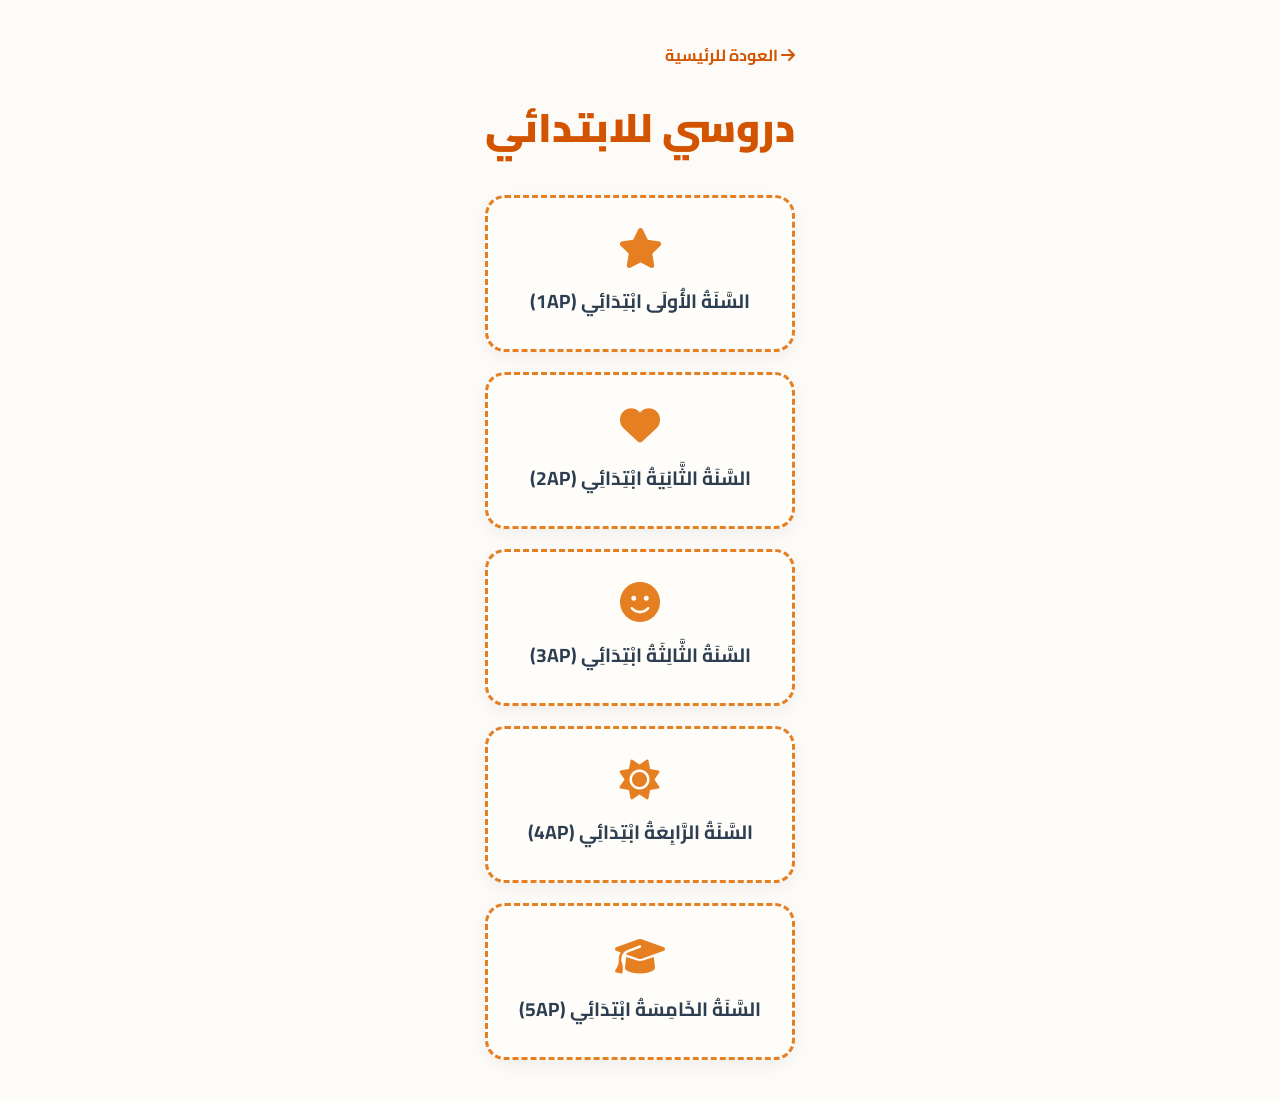
<file: pages/primaryschool.html>
<!DOCTYPE html>
<html lang="ar" dir="rtl">
<head>
    <meta charset="UTF-8">
    <meta name="viewport" content="width=device-width, initial-scale=1.0">
    <title>دروسي للابتدائي - مدارس جودة التعليم</title>
    <link href="https://fonts.googleapis.com/css2?family=Cairo:wght@400;600;700;900&display=swap" rel="stylesheet">
    <link rel="stylesheet" href="https://cdnjs.cloudflare.com/ajax/libs/font-awesome/6.4.0/css/all.min.css">
    <link rel="stylesheet" href="../css/style.css">
    <style>
        .container { max-width: 1000px; margin: 40px auto; padding: 0 20px; text-align: center; }
        .page-header h1 { color: #d35400; font-size: 2.5rem; font-weight: 900; margin-bottom: 30px; }
        .primary-grid { display: grid; grid-template-columns: repeat(auto-fit, minmax(280px, 1fr)); gap: 20px; }
        .primary-card { background: #fffdf9; border: 3px dashed #e67e22; border-radius: 20px; padding: 30px; text-decoration: none; color: #2c3e50; font-weight: 700; font-size: 1.2rem; transition: 0.3s; box-shadow: 0 5px 15px rgba(0,0,0,0.05); }
        .primary-card:hover { transform: scale(1.03); background: #fdfbf7; border-color: #d35400; }
        .primary-card i { font-size: 2.5rem; color: #e67e22; margin-bottom: 15px; display: block; }
        .back-btn { display: inline-block; margin-bottom: 20px; color: #d35400; text-decoration: none; font-weight: 700; float: right; }
    </style>
</head>
<body>
    <div class="container">
        <a href="../index.html" class="back-btn"><i class="fas fa-arrow-right"></i> العودة للرئيسية</a>
        <div style="clear: both;"></div>
        <div class="page-header">
            <h1>دروسي للابتدائي</h1>
        </div>

        <div class="primary-grid">
            <a href="https://drive.google.com/drive/folders/1dyXJBZFbrL1OcumAIQ6U5rvJ6gdzWnqN" target="_blank" class="primary-card">
                <i class="fas fa-star"></i> السَّنَةُ الأُولَى ابْتِدَائِي (1AP)
            </a>
            <a href="https://drive.google.com/drive/folders/1P7V7nhXHfGBTIERgwxrezFHa_S9mZihX" target="_blank" class="primary-card">
                <i class="fas fa-heart"></i> السَّنَةُ الثَّانِيَةُ ابْتِدَائِي (2AP)
            </a>
            <a href="https://drive.google.com/drive/folders/1Ap7QQrZxmjJHNDk6LgIfbaNKqldW3sHX" target="_blank" class="primary-card">
                <i class="fas fa-smile"></i> السَّنَةُ الثَّالِثَةُ ابْتِدَائِي (3AP)
            </a>
            <a href="https://drive.google.com/drive/folders/1swsKUBm_aS8FjD7Rg4eZaR4mQKVudy6q" target="_blank" class="primary-card">
                <i class="fas fa-sun"></i> السَّنَةُ الرَّابِعَةُ ابْتِدَائِي (4AP)
            </a>
            <a href="https://drive.google.com/drive/folders/1RQvlqzcKXRA2ciI94m4og1Xo9T3gHQ7W" target="_blank" class="primary-card">
                <i class="fas fa-graduation-cap"></i> السَّنَةُ الخَامِسَةُ ابْتِدَائِي (5AP)
            </a>
        </div>
    </div>
</body>
</html>
</file>
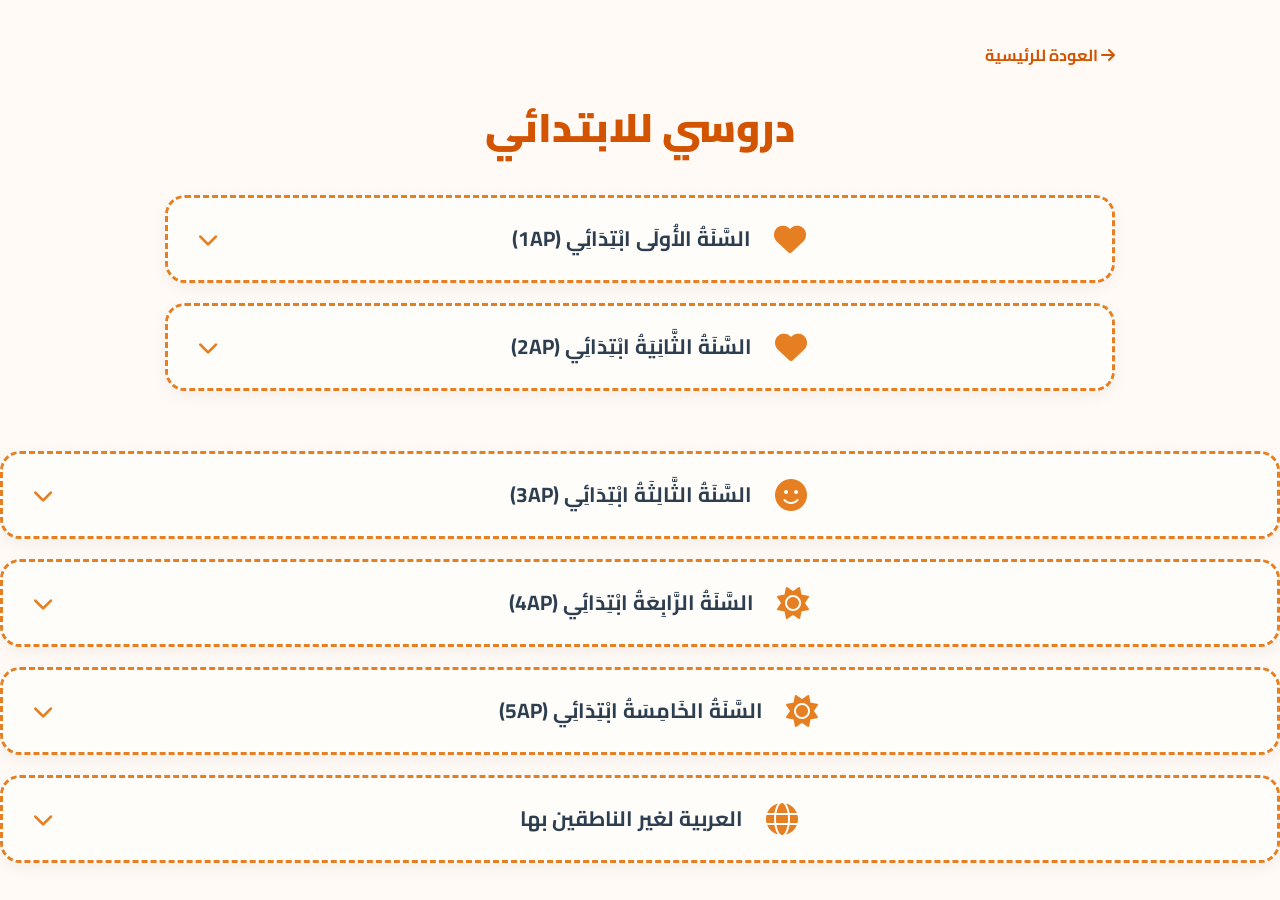
<file: bbc school/pages/primary-school.html>
<!DOCTYPE html>
<html lang="ar" dir="rtl">
<head>
    <meta charset="UTF-8">
    <meta name="viewport" content="width=device-width, initial-scale=1.0">
    <title>دروسي للابتدائي - BBC School</title>
    <link href="https://fonts.googleapis.com/css2?family=Cairo:wght@400;600;700;900&display=swap" rel="stylesheet">
    <link rel="stylesheet" href="https://cdnjs.cloudflare.com/ajax/libs/font-awesome/6.4.0/css/all.min.css">
    <link rel="stylesheet" href="../css/style.css">
    <style>
        body {
            font-family: 'Cairo', sans-serif;
            background-color: #fffaf5;
            color: #2c3e50;
            margin: 0;
            padding: 0;
        }
        .container { width: min(950px, calc(100% - 32px)); margin: 40px auto; padding: 0; text-align: center; box-sizing: border-box; }
        .container * { box-sizing: border-box; }
        @media (max-width: 600px) { .container { width: calc(100% - 24px); margin: 24px auto; } .page-header h1 { font-size: 2rem; } .year-header { padding: 20px 16px; font-size: 1.05rem; gap: 12px; } .year-header > div { display: flex; align-items: center; gap: 8px; } .year-header i.main-icon { font-size: 1.6rem; margin-left: 4px; flex-shrink: 0; } .subjects-list { padding-left: 14px; padding-right: 14px; } .year-section.active .subjects-list { padding: 14px; } .subject-header { padding: 13px 14px; font-size: 1rem; } .lessons-list { padding-left: 10px; padding-right: 10px; } .subject-item.active .lessons-list { padding: 10px; } .lesson-item a { gap: 10px; font-size: .9rem; } }
        .year-section, .subject-item { box-sizing: border-box; }
        .page-header h1 { color: #d35400; font-size: 2.5rem; font-weight: 900; margin-bottom: 30px; }
        .back-btn { display: inline-block; margin-bottom: 20px; color: #d35400; text-decoration: none; font-weight: 700; float: right; transition: 0.3s; }
        .back-btn:hover { color: #e67e22; }
        
        /* تنسيق أقسام السنوات */
        .year-section {
            background: #fffdf9;
            border: 3px dashed #e67e22;
            border-radius: 20px;
            margin-bottom: 20px;
            box-shadow: 0 5px 15px rgba(0,0,0,0.05);
            overflow: hidden;
            text-align: right;
            transition: 0.3s;
        }
        .year-section:hover {
            border-color: #d35400;
            box-shadow: 0 8px 20px rgba(230, 126, 34, 0.15);
        }

        .year-header {
            padding: 25px 30px;
            font-size: 1.3rem;
            font-weight: 700;
            color: #2c3e50;
            cursor: pointer;
            display: flex;
            justify-content: space-between;
            align-items: center;
            user-select: none;
            background: #fffdf9;
            transition: background 0.2s;
            gap: 16px;
        }
        /* توسيط الأيقونة والنص عموديًا وأفقيًا داخل بطاقة السنة */
        .year-header > div {
            display: flex;
            align-items: center;
            justify-content: center;
            flex: 1;
            min-width: 0;
            text-align: center;
            gap: 8px;
            line-height: 1.5;
        }
        .year-header i.main-icon {
            display: inline-flex;
            align-items: center;
            justify-content: center;
            flex-shrink: 0;
            line-height: 1;
            margin-left: 8px;
        }
        .year-header .arrow-icon {
            flex-shrink: 0;
        }
        .year-header:hover {
            background: #fdfbf7;
            color: #d35400;
        }
        .year-header i.main-icon {
            font-size: 2rem;
            color: #e67e22;
            margin-left: 15px;
        }
        .year-header .arrow-icon {
            color: #e67e22;
            transition: transform 0.3s ease;
        }
        .year-section.active .arrow-icon {
            transform: rotate(180deg);
        }

        /* حاوية المواد */
        .subjects-list {
            max-height: 0;
            overflow: hidden;
            background: #fdfbf7;
            transition: max-height 0.4s ease-out, padding 0.4s ease-out;
            padding: 0 30px;
        }
        .year-section.active .subjects-list {
            max-height: 10000px;
            padding: 20px 30px;
            border-top: 2px dashed #f39c12;
        }

        /* تنسيق قائمة المواد كعناصر منسدلة داخل السنة */
        .subject-item {
            margin: 12px 0;
            border: 1px solid #fae5d3;
            border-radius: 12px;
            background: #ffffff;
            overflow: hidden;
        }
        
        .subject-header {
            padding: 14px 20px;
            font-size: 1.1rem;
            font-weight: 700;
            color: #2c3e50;
            cursor: pointer;
            display: flex;
            justify-content: space-between;
            align-items: center;
            background: #ffffff;
            transition: background 0.2s, color 0.2s;
        }
        .subject-header:hover {
            background: #fff3e0;
            color: #d35400;
        }
        .subject-header i {
            color: #e67e22;
            transition: transform 0.3s ease;
        }
        .subject-item.active .subject-header {
            background: #fff3e0;
            color: #d35400;
        }
        .subject-item.active .subject-header i {
            transform: rotate(180deg);
        }

        /* قائمة الدروس الفرعية تحت كل مادة */
        .lessons-list {
            max-height: 0;
            overflow: hidden;
            background: #fffaf5;
            transition: max-height 0.3s ease-out, padding 0.3s ease-out;
            padding: 0 20px;
        }
        .subject-item.active .lessons-list {
            max-height: 5000px;
            padding: 12px 20px;
            border-top: 1px dashed #f39c12;
        }

        .lesson-item {
            margin: 8px 0;
        }
        .lesson-item a {
            display: flex;
            align-items: center;
            justify-content: space-between;
            padding: 10px 15px;
            background: #ffffff;
            color: #34495e;
            text-decoration: none;
            border-radius: 8px;
            font-weight: 600;
            font-size: 0.95rem;
            border: 1px solid #fdebd0;
            transition: all 0.2s ease;
        }
        .lesson-item a:hover {
            background: #e67e22;
            color: #ffffff;
            transform: translateX(-5px);
            border-color: #e67e22;
        }
        .lesson-item a i {
            color: #e67e22;
        }
        .lesson-item a:hover i {
            color: #ffffff;
        }

        /* بطاقة المادة التي تحتوي على رابط مباشر واحد دون تفريع */
        .single-link-item a {
            display: flex;
            align-items: center;
            justify-content: space-between;
            padding: 14px 20px;
            background: #ffffff;
            color: #2c3e50;
            text-decoration: none;
            border-radius: 12px;
            font-weight: 700;
            font-size: 1.1rem;
            border: 1px solid #fae5d3;
            transition: all 0.2s ease;
        }
        .single-link-item a:hover {
            background: #e67e22;
            color: #ffffff;
            transform: translateX(-5px);
        }
        .single-link-item a i {
            color: #e67e22;
        }
        .single-link-item a:hover i {
            color: #ffffff;
        }
    </style>
</head>
<body>
    <div class="container">
        <a href="../index.html" class="back-btn"><i class="fas fa-arrow-right"></i> العودة للرئيسية</a>
        <div style="clear: both;"></div>
        <div class="page-header">
            <h1>دروسي للابتدائي</h1>
        </div>

        <!-- السَّنَةُ الأُولَى ابْتِدَائِي -->
        <div class="year-section">
            <div class="year-header" onclick="toggleYear(this)">
                <div>
                    <i class="fas fa-heart main-icon"></i> السَّنَةُ الأُولَى ابْتِدَائِي (1AP)
                </div>
                <i class="fas fa-chevron-down arrow-icon"></i>
            </div>
            <div class="subjects-list">
                <!-- التربية الإسلامية -->
                <div class="subject-item">
                    <div class="subject-header" onclick="toggleSubject(event, this)"><span>التَّرْبِيَة الإِسْلَامِيَّة</span><i class="fas fa-chevron-down"></i></div>
                    <div class="lessons-list">
                        <div class="lesson-item"><a href="https://drive.google.com/file/d/1VmyujrUWCsgMVXPfS8jj2bS2XXCQFWSi/view?usp=drive_link" target="_blank"><span>أطيع والدي</span><i class="fas fa-book-open"></i></a></div>
                        <div class="lesson-item"><a href="https://drive.google.com/file/d/1xvuA6VB69YxrsvynBgUgaLu1PG9x3rrk/view?usp=drivesdk" target="_blank"><span> سورة الفاتحة</span><i class="fas fa-file-pdf"></i></a></div>
                        <div class="lesson-item"><a href="https://codeqrcours-blip.github.io/fatiha/" target="_blank"><span>تعلم قراءة سورة الفاتحة</span><i class="fas fa-play-circle"></i></a></div>
                        <div class="lesson-item"><a href="https://drive.google.com/file/d/1y8quEsTk0bVNJPgO1ut7-pZrFl4YdFC8/view?usp=drive_link" target="_blank"><span>الاستئذان</span><i class="fas fa-book-open"></i></a></div>
                        <div class="lesson-item"><a href="https://drive.google.com/file/d/1OU1qbJQXjpD1JTKCwTSn5uadcNHfCXYv/view?usp=drive_link" target="_blank"><span>احب عالتي</span><i class="fas fa-book-open"></i></a></div>
                        <div class="lesson-item"><a href="https://drive.google.com/file/d/1l6mr7O5BgfpKmy0E_MvcX1N9VG0crZo6/view?usp=drive_link" target="_blank"><span>باسم الله</span><i class="fas fa-book-open"></i></a></div>
                        <div class="lesson-item"><a href="https://drive.google.com/file/d/1y8quEsTk0bVNJPgO1ut7-pZrFl4YdFC8/view?usp=drive_link" target="_blank"><span>أحمد في المدرس</span><i class="fas fa-book-open"></i></a></div>
                    </div>
                </div>
                <!-- الرياضيات -->
                <div class="subject-item">
                    <div class="subject-header" onclick="toggleSubject(event, this)"><span>الرِّيَاضِيَّات</span><i class="fas fa-chevron-down"></i></div>
                    <div class="lessons-list">
                        <div class="lesson-item"><a href="https://codeqrcours-blip.github.io/math/" target="_blank"><span>الأعداد من 1 إلى 5</span><i class="fas fa-laptop-code"></i></a></div>
                        <div class="lesson-item"><a href="https://drive.google.com/file/d/1ZJQoeNyc-Zs093r_f7hCYjNHxV-W-HOj/view?usp=drive_link" target="_blank"><span>تعيين موقع في الفضاء</span><i class="fas fa-book-open"></i></a></div>
                        <div class="lesson-item"><a href="https://qealessons-lgtm.github.io/Chfr19/" target="_blank"><span>الأعداد من 1 إلى 9 </span><i class="fas fa-book-open"></i></a></div>
                        <div class="lesson-item"><a href="https://qealessons-lgtm.github.io/Zero/" target="_blank"><span>صفر</span><i class="fas fa-book-open"></i></a></div>
                        <div class="lesson-item"><a href="https://qealessons-lgtm.github.io/petitequantit-/" target="_blank"><span>عد كميات صغيرة</span><i class="fas fa-book-open"></i></a></div>
                        <div class="lesson-item"><a href="#" target="_blank"><span>الدرس الرابع</span><i class="fas fa-book-open"></i></a></div>
                    </div>
                </div>
              </div>
        </div>

        <!-- السَّنَةُ الثَّانِيَةُ ابْتِدَائِي -->
        <div class="year-section">
            <div class="year-header" onclick="toggleYear(this)">
                <div>
                    <i class="fas fa-heart main-icon"></i> السَّنَةُ الثَّانِيَةُ ابْتِدَائِي (2AP)
                </div>
                <i class="fas fa-chevron-down arrow-icon"></i>
            </div>
            <div class="subjects-list">
                <!-- التربية الإسلامية -->
                <div class="subject-item">
                    <div class="subject-header" onclick="toggleSubject(event, this)"><span>التَّرْبِيَة الإِسْلَامِيَّة</span><i class="fas fa-chevron-down"></i></div>
                    <div class="lessons-list">
                        <div class="lesson-item"><a href="https://drive.google.com/file/d/1WJkIuR6FIx5-jyXdLA8M6_47aefVyi13/view?usp=drivesdk" target="_blank"><span>سورة المسد </span><i class="fas fa-file-pdf"></i></a></div>
                        <div class="lesson-item"><a href="https://elmassed.kimi.page/" target="_blank"><span>قراءة سورة المسد</span><i class="fas fa-play-circle"></i></a></div>
                        <div class="lesson-item"><a href="https://drive.google.com/file/d/1xlR8le_VXlGjwj53iackc18upk-5TxCU/view?usp=drive_link" target="_blank"><span>الْإِسْلَامُ يَحُثُّ عَلَى الْعِلْمِ</span><i class="fas fa-book-open"></i></a></div>
                        <div class="lesson-item"><a href="https://drive.google.com/file/d/1Hk6Fyeu5sX4Utuighq6vv0dniXJoGu7X/view?usp=drive_link" target="_blank"><span>فضل العلم </span><i class="fas fa-book-open"></i></a></div>
                        <div class="lesson-item"><a href="https://drive.google.com/file/d/1idVe6NSMreOZm8JUSfrIAE1sNCEbobHJ/view?usp=drive_link" target="_blank"><span>زيارة الأقارب</span><i class="fas fa-book-open"></i></a></div>
                    </div>
                </div>
                <!-- الرياضيات -->
                <div class="subject-item">
                    <div class="subject-header" onclick="toggleSubject(event, this)"><span>الرِّيَاضِيَّات</span><i class="fas fa-chevron-down"></i></div>
                    <div class="lessons-list">
                        <div class="lesson-item"><a href="https://qealessons-lgtm.github.io/nmbre/" target="_blank"><span>مقارنة الأعداد من 0 إلى 29</span><i class="fas fa-book-open"></i></a></div>
                        <div class="lesson-item"><a href="https://qealessons-lgtm.github.io/plusmoins/" target="_blank"><span>الجمع والطرح</span><i class="fas fa-book-open"></i></a></div>
                        <div class="lesson-item"><a href="https://qealessons-lgtm.github.io/Harf1/" target="_blank"><span>أَرْسُمُ عَلَى الْمَرْصُوفَةِ</span><i class="fas fa-book-open"></i></a></div>
                        <div class="lesson-item"><a href="#" target="_blank"><span>الدرس الرابع</span><i class="fas fa-book-open"></i></a></div>
                    </div>
                </div>
                <!-- اللغة العربية -->
                </div>
            </div>
        </div>
        
                <!-- السَّنَةُ الثَّالِثَةُ ابْتِدَائِي -->
        <div class="year-section">
            <div class="year-header" onclick="toggleYear(this)">
                <div>
                    <i class="fas fa-smile main-icon"></i> السَّنَةُ الثَّالِثَةُ ابْتِدَائِي (3AP)
                </div>
                <i class="fas fa-chevron-down arrow-icon"></i>
            </div>
            <div class="subjects-list">
                
                <!-- التاريخ -->
                <div class="subject-item">
                    <div class="subject-header" onclick="toggleSubject(event, this)"><span>التَّارِيخ</span><i class="fas fa-chevron-down"></i></div>
                    <div class="lessons-list">
                        <div class="lesson-item"><a href="https://drive.google.com/file/d/1VjcHyt44Y9YikVrTxfE5HIcd0_jcXSCj/view?usp=drivesdk" target="_blank"><span>الدرس الأول</span><i class="fas fa-file-pdf"></i></a></div>
                        <div class="lesson-item"><a href="https://drive.google.com/file/d/1zOqH7CXcsaNd_0b9H_4hBOsF1-ult8Qv/view?usp=drive_open" target="_blank"><span>الدرس الثاني</span><i class="fas fa-book-open"></i></a></div>
                        <div class="lesson-item"><a href="https://drive.google.com/file/d/1Hl1nCi9bwxR9NCIdFhuWXt-1ASH7etLS/view?usp=drive_link" target="_blank"><span>الدرس الثالث</span><i class="fas fa-book-open"></i></a></div>
                        <div class="lesson-item"><a href="#" target="_blank"><span>الدرس الرابع</span><i class="fas fa-book-open"></i></a></div>
                    </div>
                </div>
                <!-- التربية الإسلامية -->
                <div class="subject-item">
                    <div class="subject-header" onclick="toggleSubject(event, this)"><span>التَّرْبِيَة الإِسْلَامِيَّة</span><i class="fas fa-chevron-down"></i></div>
                    <div class="lessons-list">
                        <div class="lesson-item"><a href="https://drive.google.com/file/d/14vuXL6El9_W-kzcrHJOLMatRY-4ONGb8/view?usp=drivesdk" target="_blank"><span>الدرس الأول</span><i class="fas fa-file-pdf"></i></a></div>
                        <div class="lesson-item"><a href="https://drive.google.com/file/d/1LCXg8aCKS8qIGOuHWvk99SqWsyC5buS1/view?usp=drive_link" target="_blank"><span>الدرس الثاني</span><i class="fas fa-book-open"></i></a></div>
                        <div class="lesson-item"><a href="https://drive.google.com/file/d/1-jXQmFWngQ48hPgIecpMzjndbtf5clCR/view?usp=drive_link" target="_blank"><span>الدرس الثالث</span><i class="fas fa-book-open"></i></a></div>
                        <div class="lesson-item"><a href="#" target="_blank"><span>الدرس الرابع</span><i class="fas fa-book-open"></i></a></div>
                    </div>
                </div>
                <!-- التربية العلمية -->
                <div class="subject-item">
                    <div class="subject-header" onclick="toggleSubject(event, this)"><span>التَّرْبِيَة العِلْمِيَّة</span><i class="fas fa-chevron-down"></i></div>
                    <div class="lessons-list">
                        <div class="lesson-item"><a href="https://drive.google.com/file/d/1iXuhP0wvDSkV27YTHeA1AJjXuierd3j9/view?usp=drivesdk" target="_blank"><span>الدرس الأول</span><i class="fas fa-file-pdf"></i></a></div>
                        <div class="lesson-item"><a href="https://drive.google.com/file/d/1Ey5TVCBnEBSC2Pz_hglxmV9AZpho810y/view?usp=drive_link" target="_blank"><span>الدرس الثاني</span><i class="fas fa-book-open"></i></a></div>
                        <div class="lesson-item"><a href="https://drive.google.com/file/d/1u17yF9ZJ70P5aqhQv3NjXTFrG9roqThz/view?usp=drive_link" target="_blank"><span>الدرس الثالث</span><i class="fas fa-book-open"></i></a></div>
                        <div class="lesson-item"><a href="#" target="_blank"><span>الدرس الرابع</span><i class="fas fa-book-open"></i></a></div>
                    </div>
                </div>
                <!-- اللغة العربية -->
                <div class="subject-item">
                    <div class="subject-header" onclick="toggleSubject(event, this)"><span>اللُّغَةُ العَرَبِيَّة</span><i class="fas fa-chevron-down"></i></div>
                    <div class="lessons-list">
                        <div class="lesson-item"><a href="https://drive.google.com/file/d/14JayZE4gd-4j6TBKIrl9XO4yislQ8BYo/view?usp=drivesdk" target="_blank"><span>الدرس الأول</span><i class="fas fa-file-pdf"></i></a></div>
                        <div class="lesson-item"><a href="https://drive.google.com/file/d/1c89qpH3vJJRXT3XhZF7tIDM-joNF2rnR/view?usp=drive_link" target="_blank"><span>الدرس الثاني</span><i class="fas fa-book-open"></i></a></div>
                        <div class="lesson-item"><a href="https://drive.google.com/file/d/1jvAyyJmSNuezg0e9td4FDx1gpSMj8wzq/view?usp=drive_link" target="_blank"><span>الدرس الثالث</span><i class="fas fa-book-open"></i></a></div>
                        <div class="lesson-item"><a href="https://drive.google.com/file/d/1h7RcpaVX2hHXg7Ez7q4Cdjy4fs-QM5So/view?usp=drive_link" target="_blank"><span>الدرس الرابع</span><i class="fas fa-book-open"></i></a></div>
                    </div>
                </div>
                <!-- الوظائف المنزلية -->
                <div class="subject-item single-link-item">
                    <a href="https://drive.google.com/drive/folders/1J5jqf8PqMOImvCFGVx6ojJuKVJA64wOZ" target="_blank"><span>الوَظَائِف المَنْزِلِيَّة</span><i class="fas fa-folder-open"></i></a>
                </div>
             </div>
            </div>

        <!-- السَّنَةُ الرَّابِعَةُ ابْتِدَائِي -->
        <div class="year-section">
            <div class="year-header" onclick="toggleYear(this)">
                <div>
                    <i class="fas fa-sun main-icon"></i> السَّنَةُ الرَّابِعَةُ ابْتِدَائِي (4AP)
                </div>
                <i class="fas fa-chevron-down arrow-icon"></i>
            </div>
            <div class="subjects-list">
              
                <!-- التاريخ -->
                <div class="subject-item">
                    <div class="subject-header" onclick="toggleSubject(event, this)"><span>التَّارِيخ</span><i class="fas fa-chevron-down"></i></div>
                    <div class="lessons-list">
                        <div class="lesson-item"><a href="https://drive.google.com/file/d/1-T6ZrpgzizTDZQkyzQ5sBteOl-63V6Oa/view?usp=drive_link" target="_blank"><span>الدرس الأول</span><i class="fas fa-book-open"></i></a></div>
                        <div class="lesson-item"><a href="#" target="_blank"><span>الدرس الثاني</span><i class="fas fa-book-open"></i></a></div>
                        <div class="lesson-item"><a href="https://drive.google.com/file/d/1fjb2sCjKoCZfcyVVjgT1pWa3Cvb7om59/view?usp=drive_link" target="_blank"><span>التاريخ المعلمي الوطني والعالمي </span><i class="fas fa-book-open"></i></a></div>
                        <div class="lesson-item"><a href="#" target="_blank"><span>الدرس الرابع</span><i class="fas fa-book-open"></i></a></div>
                    </div>
                </div>
                <!-- التربية الإسلامية -->
                <div class="subject-item">
                    <div class="subject-header" onclick="toggleSubject(event, this)"><span>التَّرْبِيَة الإِسْلَامِيَّة</span><i class="fas fa-chevron-down"></i></div>
                    <div class="lessons-list">
                        <div class="lesson-item"><a href="https://drive.google.com/file/d/18aWX0y9oDAXdFFxE-tPZv2dPW6bDK3eo/view?usp=drive_link" target="_blank"><span>سورة العلق</span><i class="fas fa-file-pdf"></i></a></div>
                        <div class="lesson-item"><a href="https://drive.google.com/file/d/1NHDcaygcyTTEtyEvgC1aqy_BnIxZzRR5/view?usp=drive_link" target="_blank"><span>الإخلاص</span><i class="fas fa-book-open"></i></a></div>
                        <div class="lesson-item"><a href="https://drive.google.com/file/d/1oCgaFhPFD4-2bLC8xYFcDkTbm_f4ul_c/view?usp=drive_link" target="_blank"><span>الزكاة</span><i class="fas fa-book-open"></i></a></div>
                        <div class="lesson-item"><a href="#" target="_blank"><span>الدرس الرابع</span><i class="fas fa-book-open"></i></a></div>
                    </div>
                </div>
                <!-- التربية العلمية -->
                <div class="subject-item">
                    <div class="subject-header" onclick="toggleSubject(event, this)"><span>التَّرْبِيَة العِلْمِيَّة</span><i class="fas fa-chevron-down"></i></div>
                    <div class="lessons-list">
                        <div class="lesson-item"><a href="https://drive.google.com/file/d/1efxiyJ5Wdf1l1SYismsoW6zRlQbM6gq-/view?usp=drive_link" target="_blank"><span>مسلك الهواء في الجهاز التنفسي</span><i class="fas fa-file-pdf"></i></a></div>
                        <div class="lesson-item"><a href="https://drive.google.com/file/d/1MV_9jlt3UsNj1xzPztyAHVUuZD-xo6C1/view?usp=drive_link" target="_blank"><span>الهضم أهميته</span><i class="fas fa-book-open"></i></a></div>
                        <div class="lesson-item"><a href="#" target="_blank"><span>الدرس الثالث</span><i class="fas fa-book-open"></i></a></div>
                        <div class="lesson-item"><a href="#" target="_blank"><span>الدرس الرابع</span><i class="fas fa-book-open"></i></a></div>
                    </div>
                </div>
                <!-- التربية المدنية -->
                <div class="subject-item">
                    <div class="subject-header" onclick="toggleSubject(event, this)"><span>التَّرْبِيَة المَدَنِيَّة</span><i class="fas fa-chevron-down"></i></div>
                    <div class="lessons-list">
                        <div class="lesson-item"><a href="https://drive.google.com/file/d/1ZR3K-XIB6u4PDHcDnqSgIoGGK0q8SOYy/view?usp=drive_link" target="_blank"><span>تراثنا الوطني المحلي</span><i class="fas fa-book-open"></i></a></div>
                        <div class="lesson-item"><a href="https://drive.google.com/file/d/1-rfrA-RzktbkIQC8Z0Ih53KaKMxPfPTv/view?usp=drive_link" target="_blank"><span>المعالم الاثرية في وطني</span><i class="fas fa-book-open"></i></a></div>
                        <div class="lesson-item"><a href="#" target="_blank"><span>الدرس الثالث</span><i class="fas fa-book-open"></i></a></div>
                        <div class="lesson-item"><a href="#" target="_blank"><span>الدرس الرابع</span><i class="fas fa-book-open"></i></a></div>
                    </div>
                </div>
                <!-- الجغرافيا -->
                <div class="subject-item">
                    <div class="subject-header" onclick="toggleSubject(event, this)"><span>الجُغْرَافِيَا</span><i class="fas fa-chevron-down"></i></div>
                    <div class="lessons-list">
                        <div class="lesson-item"><a href="https://drive.google.com/file/d/1VSSpYCujAG5bwoZDyV4sgi4OqW3OYJKx/view?usp=drive_link" target="_blank"><span>شكل الأرض</span><i class="fas fa-file-pdf"></i></a></div>
                        <div class="lesson-item"><a href="https://drive.google.com/file/d/11EbpHli6-5yKjVGqvn0eobWbjiTdKRtj/view?usp=drive_link" target="_blank"><span>الخريطة</span><i class="fas fa-book-open"></i></a></div>
                        <div class="lesson-item"><a href="#" target="_blank"><span>الدرس الثالث</span><i class="fas fa-book-open"></i></a></div>
                        <div class="lesson-item"><a href="#" target="_blank"><span>الدرس الرابع</span><i class="fas fa-book-open"></i></a></div>
                    </div>
                </div>
                <!-- الوظائف المنزلية -->
                <div class="subject-item single-link-item">
                    <a href="https://drive.google.com/drive/folders/1d0aNx_y586CBtqCGunLFQwmKWIaGW9SH" target="_blank"><span>الوَظَائِف المَنْزِلِيَّة</span><i class="fas fa-folder-open"></i></a>
                </div>
            </div>
        </div>

        <!-- السَّنَةُ الخَامِسَةُ ابْتِدَائِي -->
        <div class="year-section">
            <div class="year-header" onclick="toggleYear(this)">
                <div>
                    <i class="fas fa-sun main-icon"></i>  السَّنَةُ الخَامِسَةُ ابْتِدَائِي (5AP)
                </div>
                <i class="fas fa-chevron-down arrow-icon"></i>
            </div>
            <div class="subjects-list">
               
                <!-- التاريخ -->
                <div class="subject-item">
                    <div class="subject-header" onclick="toggleSubject(event, this)"><span>التَّارِيخ</span><i class="fas fa-chevron-down"></i></div>
                    <div class="lessons-list">
                        <div class="lesson-item"><a href="https://drive.google.com/file/d/1VLWwPkzH4uP5N2ofayMBKHSXnsFwNyb2/view?usp=drive_link" target="_blank"><span>الدرس الأول</span><i class="fas fa-book-open"></i></a></div>
                        <div class="lesson-item"><a href="#" target="_blank"><span>الدرس الثاني</span><i class="fas fa-book-open"></i></a></div>
                        <div class="lesson-item"><a href="#" target="_blank"><span>الدرس الثالث</span><i class="fas fa-book-open"></i></a></div>
                        <div class="lesson-item"><a href="#" target="_blank"><span>الدرس الرابع</span><i class="fas fa-book-open"></i></a></div>
                    </div>
                </div>
                <!-- التربية الإسلامية -->
                <div class="subject-item">
                    <div class="subject-header" onclick="toggleSubject(event, this)"><span>التَّرْبِيَة الإِسْلَامِيَّة</span><i class="fas fa-chevron-down"></i></div>
                    <div class="lessons-list">
                        <div class="lesson-item"><a href="https://drive.google.com/file/d/1Zi9Y9nyFdjTg538KBS2eyGATdUdaJeMP/view?usp=drive_link" target="_blank"><span>سورة البلد</span><i class="fas fa-file-pdf"></i></a></div>
                        <div class="lesson-item"><a href="https://drive.google.com/file/d/1NQMrBjxT4vO4MOIhqSuiqpOdqLrfVw2R/view?usp=drive_link" target="_blank"><span>الإيثار</span><i class="fas fa-book-open"></i></a></div>
                        <div class="lesson-item"><a href="https://drive.google.com/file/d/1i2Het-XrXyewdymTXJF3W_cqj-m8XMbp/view?usp=drive_link" target="_blank"><span>الإيمان اليوم الآخر</span><i class="fas fa-book-open"></i></a></div>
                        <div class="lesson-item"><a href="#" target="_blank"><span>الدرس الرابع</span><i class="fas fa-book-open"></i></a></div>
                    </div>
                </div>
                <!-- التربية العلمية -->
                <div class="subject-item">
                    <div class="subject-header" onclick="toggleSubject(event, this)"><span>التَّرْبِيَة العِلْمِيَّة</span><i class="fas fa-chevron-down"></i></div>
                    <div class="lessons-list">
                        <div class="lesson-item"><a href="https://drive.google.com/file/d/1B5vHZVZot4CJohoil9eICA0FDS626c3J/view?usp=drive_link" target="_blank"><span>الدرس الأول</span><i class="fas fa-file-pdf"></i></a></div>
                        <div class="lesson-item"><a href="https://drive.google.com/file/d/1UpgykLmNjoMe0ctuq9A00dDObYyrv1mL/view?usp=drive_link" target="_blank"><span>فيديو عن الهوا والاحتراق</span><i class="fas fa-book-open"></i></a></div>
                        <div class="lesson-item"><a href="https://drive.google.com/file/d/1e0KzoZiZY-CeR7BIE6uCS1sHLhVnF3bm/view?usp=drive_link" target="_blank"><span>فيديو عن الغازات الاخرى</span><i class="fas fa-book-open"></i></a></div>
                        <div class="lesson-item"><a href="#" target="_blank"><span>الدرس الثاني</span><i class="fas fa-book-open"></i></a></div>
                    </div>
                </div>
                <!-- التربية المدنية -->
                <div class="subject-item">
                    <div class="subject-header" onclick="toggleSubject(event, this)"><span>التَّرْبِيَة المَدَنِيَّة</span><i class="fas fa-chevron-down"></i></div>
                    <div class="lessons-list">
                        <div class="lesson-item"><a href="https://drive.google.com/file/d/1vqYp1pb6tw7FXrdTynLt649YH6MR3ojq/view?usp=drive_link" target="_blank"><span>الدرس الأول</span><i class="fas fa-book-open"></i></a></div>
                        <div class="lesson-item"><a href="https://drive.google.com/file/d/1Z9vO3H4cp7hNWLVhUatT0FEdj4yqnTJ5/view?usp=drive_link" target="_blank"><span>فيديو عن المؤسسات العمومية</span><i class="fas fa-book-open"></i></a></div>
                        <div class="lesson-item"><a href="https://drive.google.com/file/d/1ns11S5M8yHTL-_YN8Ikwqol01ZZ83vAD/view?usp=drive_link" target="_blank"><span>الدرس الثاني</span><i class="fas fa-book-open"></i></a></div>
                        <div class="lesson-item"><a href="#" target="_blank"><span>الدرس الثالث</span><i class="fas fa-book-open"></i></a></div>
                    </div>
                </div>
                <!-- الجغرافيا -->
                <div class="subject-item">
                    <div class="subject-header" onclick="toggleSubject(event, this)"><span>الجُغْرَافِيَا</span><i class="fas fa-chevron-down"></i></div>
                    <div class="lessons-list">
                        <div class="lesson-item"><a href="https://drive.google.com/file/d/1GSDLC-hrCX136_Vc9p7nScv7c5Giltwz/view?usp=drive_link" target="_blank"><span>الدرس الأول</span><i class="fas fa-file-pdf"></i></a></div>
                        <div class="lesson-item"><a href="https://drive.google.com/file/d/1mc-kkhLWYzb72Nr1_6iQj6q7SNo68Z2p/view?usp=drive_link" target="_blank"><span>الدرس الثاني</span><i class="fas fa-book-open"></i></a></div>
                        <div class="lesson-item"><a href="#" target="_blank"><span>الدرس الثالث</span><i class="fas fa-book-open"></i></a></div>
                        <div class="lesson-item"><a href="#" target="_blank"><span>الدرس الرابع</span><i class="fas fa-book-open"></i></a></div>
                    </div>
                </div>
                <!-- الوظائف المنزلية -->
                <div class="subject-item single-link-item">
                    <a href="https://drive.google.com/drive/folders/1d0aNx_y586CBtqCGunLFQwmKWIaGW9SH" target="_blank"><span>الوَظَائِف المَنْزِلِيَّة</span><i class="fas fa-folder-open"></i></a>
                </div>
                
            </div>
        </div>


        <!-- العربية لغير الناطقين بها -->
        <div class="year-section">
            <div class="year-header" onclick="toggleYear(this)">
                <div>
                    <i class="fas fa-globe main-icon"></i> العربية لغير الناطقين بها
                </div>
                <i class="fas fa-chevron-down arrow-icon"></i>
            </div>
            <div class="subjects-list">
                <div class="subject-item single-link-item">
                    <a href="https://codeqrcours-blip.github.io/arabic/" target="_blank"><span>Let’s learn Arabic</span><i class="fas fa-laptop-code"></i></a>
                </div>
                <div class="subject-item single-link-item">
                    <a href="https://drive.google.com/drive/folders/1bULeWC7FJCReYD5iP-8TmJu2j3UgjmRo" target="_blank"><span>شاهد وتعلم</span><i class="fas fa-video"></i></a>
                </div>
            </div>
        </div>

    </div>

    <script>
        // دالة لفتح/إغلاق السنة الدراسية
        function toggleYear(header) {
            const section = header.parentElement;
            const allSections = document.querySelectorAll('.year-section');
            
            allSections.forEach(s => {
                if (s !== section) {
                    s.classList.remove('active');
                }
            });
            section.classList.toggle('active');
        }

        // دالة لفتح/إغلاق المادة لعرض الدروس الفرعية
        function toggleSubject(event, header) {
            event.stopPropagation();
            const subjectItem = header.parentElement;
            const parentList = subjectItem.parentElement;
            const allSubjects = parentList.querySelectorAll('.subject-item');

            allSubjects.forEach(sub => {
                if (sub !== subjectItem) {
                    sub.classList.remove('active');
                }
            });
            subjectItem.classList.toggle('active');
        }
    </script>
</body>
</html>
</file>
<file: css/style.css>
:root {
    --primary-orange: #e67e22;
    --dark-orange: #d35400;
    --light-beige: #fdfbf7;
    --card-beige: #f5eddf;
    --text-color: #2c3e50;
    --white: #ffffff;
    --transition: all 0.3s ease;
}

* {
    box-sizing: border-box;
    margin: 0;
    padding: 0;
    font-family: 'Cairo', sans-serif;
}

body {
    background-color: var(--light-beige);
    color: var(--text-color);
    min-height: 100vh;
    display: flex;
    flex-direction: column;
}

.navbar {
    background-color: var(--white);
    display: flex;
    justify-content: space-between;
    align-items: center;
    padding: 15px 5%;
    box-shadow: 0 4px 6px rgba(0,0,0,0.05);
    position: sticky;
    top: 0;
    z-index: 1000;
}

.logo-container {
    display: flex;
    align-items: center;
    gap: 12px;
}

.school-logo {
    width: 45px;
    height: 45px;
    object-fit: contain;
}

.brand-name {
    font-weight: 700;
    font-size: 1.2rem;
    color: var(--dark-orange);
}

.nav-links {
    display: flex;
    align-items: center;
    gap: 20px;
}

.nav-links a {
    text-decoration: none;
    color: var(--text-color);
    font-weight: 600;
    transition: var(--transition);
}

.nav-links a:hover, .nav-links a.active {
    color: var(--primary-orange);
}

.social-icons {
    display: flex;
    gap: 12px;
}

.social-icons a {
    font-size: 1.2rem;
    color: var(--dark-orange);
}

.language-selector select {
    padding: 5px 10px;
    border-radius: 5px;
    border: 1px solid var(--primary-orange);
    background: var(--white);
    font-family: 'Cairo', sans-serif;
    cursor: pointer;
}

.hero-section {
    flex: 1;
    display: flex;
    flex-direction: column;
    align-items: center;
    justify-content: center;
    padding: 40px 20px;
    text-align: center;
}

.main-title {
    font-size: 3rem;
    font-weight: 900;
    color: var(--dark-orange);
    margin-bottom: 10px;
}

.hero-subtitle {
    font-size: 1.2rem;
    color: #7f8c8d;
    margin-bottom: 50px;
}

.main-cards-container {
    display: grid;
    grid-template-columns: repeat(3, 1fr);
    gap: 30px;
    width: 100%;
    max-width: 1100px;
}

.category-card {
    background: var(--white);
    border: 2px solid var(--card-beige);
    border-radius: 15px;
    padding: 40px 20px;
    text-align: center;
    text-decoration: none;
    color: var(--text-color);
    box-shadow: 0 10px 20px rgba(230, 126, 34, 0.08);
    transition: var(--transition);
    display: flex;
    flex-direction: column;
    align-items: center;
    gap: 20px;
}

.category-card:hover {
    transform: translateY(-8px);
    border-color: var(--primary-orange);
    box-shadow: 0 15px 25px rgba(230, 126, 34, 0.15);
}

.card-icon {
    font-size: 3rem;
    color: var(--primary-orange);
    background: var(--card-beige);
    width: 90px;
    height: 90px;
    display: flex;
    align-items: center;
    justify-content: center;
    border-radius: 50%;
    transition: var(--transition);
}

.category-card:hover .card-icon {
    background: var(--primary-orange);
    color: var(--white);
}

.category-card h3 {
    font-size: 1.5rem;
    font-weight: 700;
}

@media (max-width: 768px) {
    .navbar {
        flex-direction: column;
        gap: 15px;
        padding: 15px;
    }
    .nav-links {
        flex-wrap: wrap;
        justify-content: center;
        gap: 15px;
    }
    .main-cards-container {
        grid-template-columns: 1fr;
    }
    .main-title {
        font-size: 2.2rem;
    }
}

footer {
    text-align: center;
    padding: 20px;
    background-color: var(--white);
    color: #7f8c8d;
    font-size: 0.9rem;
    border-top: 1px solid var(--card-beige);
}
</file>
<file: bbc school/css/style.css>
:root {
    --primary-orange: #e67e22;
    --dark-orange: #d35400;
    --light-beige: #fdfbf7;
    --card-beige: #f5eddf;
    --text-color: #2c3e50;
    --white: #ffffff;
    --transition: all 0.3s ease;
}

* {
    box-sizing: border-box;
    margin: 0;
    padding: 0;
    font-family: 'Cairo', sans-serif;
}

body {
    background-color: var(--light-beige);
    color: var(--text-color);
    min-height: 100vh;
    display: flex;
    flex-direction: column;
}

.navbar {
    background-color: var(--white);
    display: flex;
    justify-content: space-between;
    align-items: center;
    padding: 15px 5%;
    box-shadow: 0 4px 6px rgba(0,0,0,0.05);
    position: sticky;
    top: 0;
    z-index: 1000;
}

.logo-container {
    display: flex;
    align-items: center;
    gap: 12px;
}

.school-logo {
    width: 45px;
    height: 45px;
    object-fit: contain;
}

.brand-name {
    font-weight: 700;
    font-size: 1.2rem;
    color: var(--dark-orange);
}

.nav-links {
    display: flex;
    align-items: center;
    gap: 20px;
}

.nav-links a {
    text-decoration: none;
    color: var(--text-color);
    font-weight: 600;
    transition: var(--transition);
}

.nav-links a:hover, .nav-links a.active {
    color: var(--primary-orange);
}

.social-icons {
    display: flex;
    gap: 12px;
}

.social-icons a {
    font-size: 1.2rem;
    color: var(--dark-orange);
}

.language-selector select {
    padding: 5px 10px;
    border-radius: 5px;
    border: 1px solid var(--primary-orange);
    background: var(--white);
    font-family: 'Cairo', sans-serif;
    cursor: pointer;
}

.hero-section {
    flex: 1;
    display: flex;
    flex-direction: column;
    align-items: center;
    justify-content: center;
    padding: 40px 20px;
    text-align: center;
}

.main-title {
    font-size: 3rem;
    font-weight: 900;
    color: var(--dark-orange);
    margin-bottom: 10px;
}

.hero-subtitle {
    font-size: 1.2rem;
    color: #7f8c8d;
    margin-bottom: 50px;
}

.main-cards-container {
    display: grid;
    grid-template-columns: repeat(3, 1fr);
    gap: 30px;
    width: 100%;
    max-width: 1100px;
}

.category-card {
    background: var(--white);
    border: 2px solid var(--card-beige);
    border-radius: 15px;
    padding: 40px 20px;
    text-align: center;
    text-decoration: none;
    color: var(--text-color);
    box-shadow: 0 10px 20px rgba(230, 126, 34, 0.08);
    transition: var(--transition);
    display: flex;
    flex-direction: column;
    align-items: center;
    gap: 20px;
}

.category-card:hover {
    transform: translateY(-8px);
    border-color: var(--primary-orange);
    box-shadow: 0 15px 25px rgba(230, 126, 34, 0.15);
}

.card-icon {
    font-size: 3rem;
    color: var(--primary-orange);
    background: var(--card-beige);
    width: 90px;
    height: 90px;
    display: flex;
    align-items: center;
    justify-content: center;
    border-radius: 50%;
    transition: var(--transition);
}

.category-card:hover .card-icon {
    background: var(--primary-orange);
    color: var(--white);
}

.category-card h3 {
    font-size: 1.5rem;
    font-weight: 700;
}

@media (max-width: 768px) {
    .navbar {
        flex-direction: column;
        gap: 15px;
        padding: 15px;
    }
    .nav-links {
        flex-wrap: wrap;
        justify-content: center;
        gap: 15px;
    }
    .main-cards-container {
        grid-template-columns: 1fr;
    }
    .main-title {
        font-size: 2.2rem;
    }
}

footer {
    text-align: center;
    padding: 20px;
    background-color: var(--white);
    color: #7f8c8d;
    font-size: 0.9rem;
    border-top: 1px solid var(--card-beige);
}
</file>
